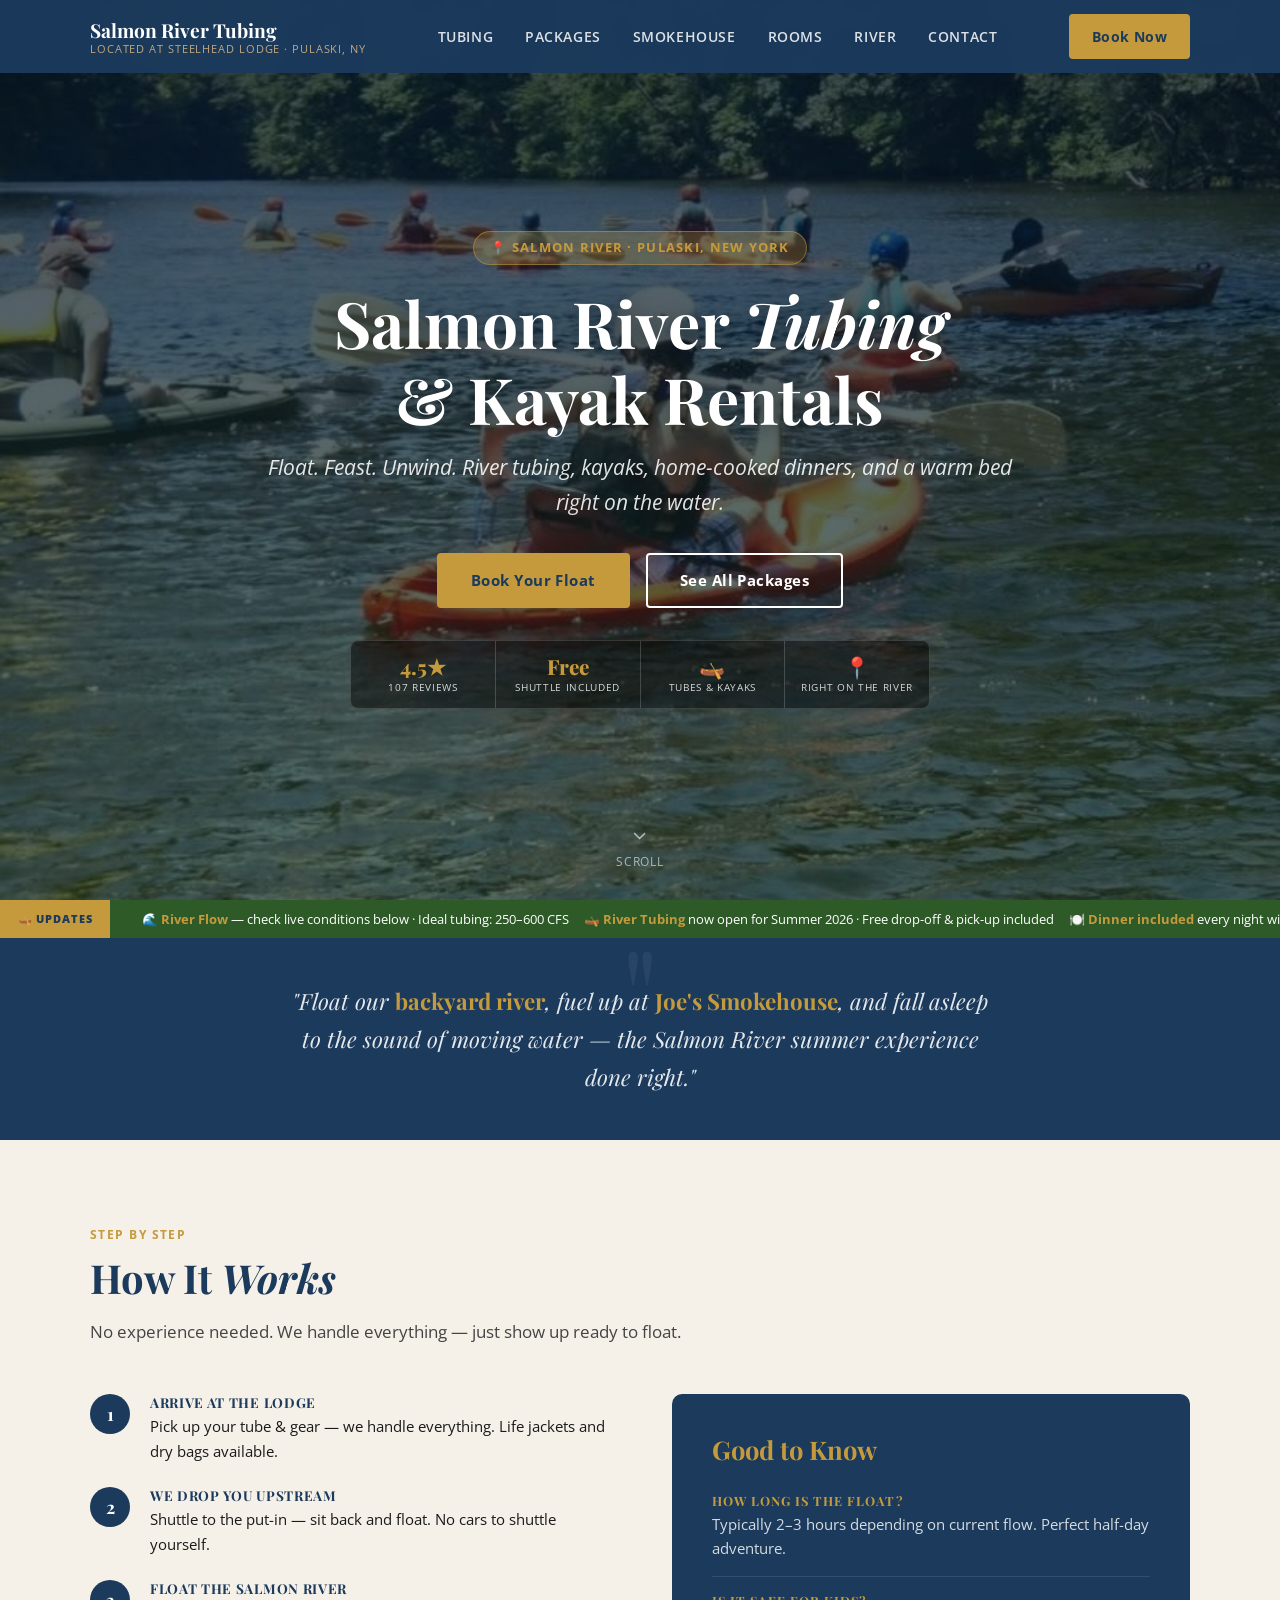
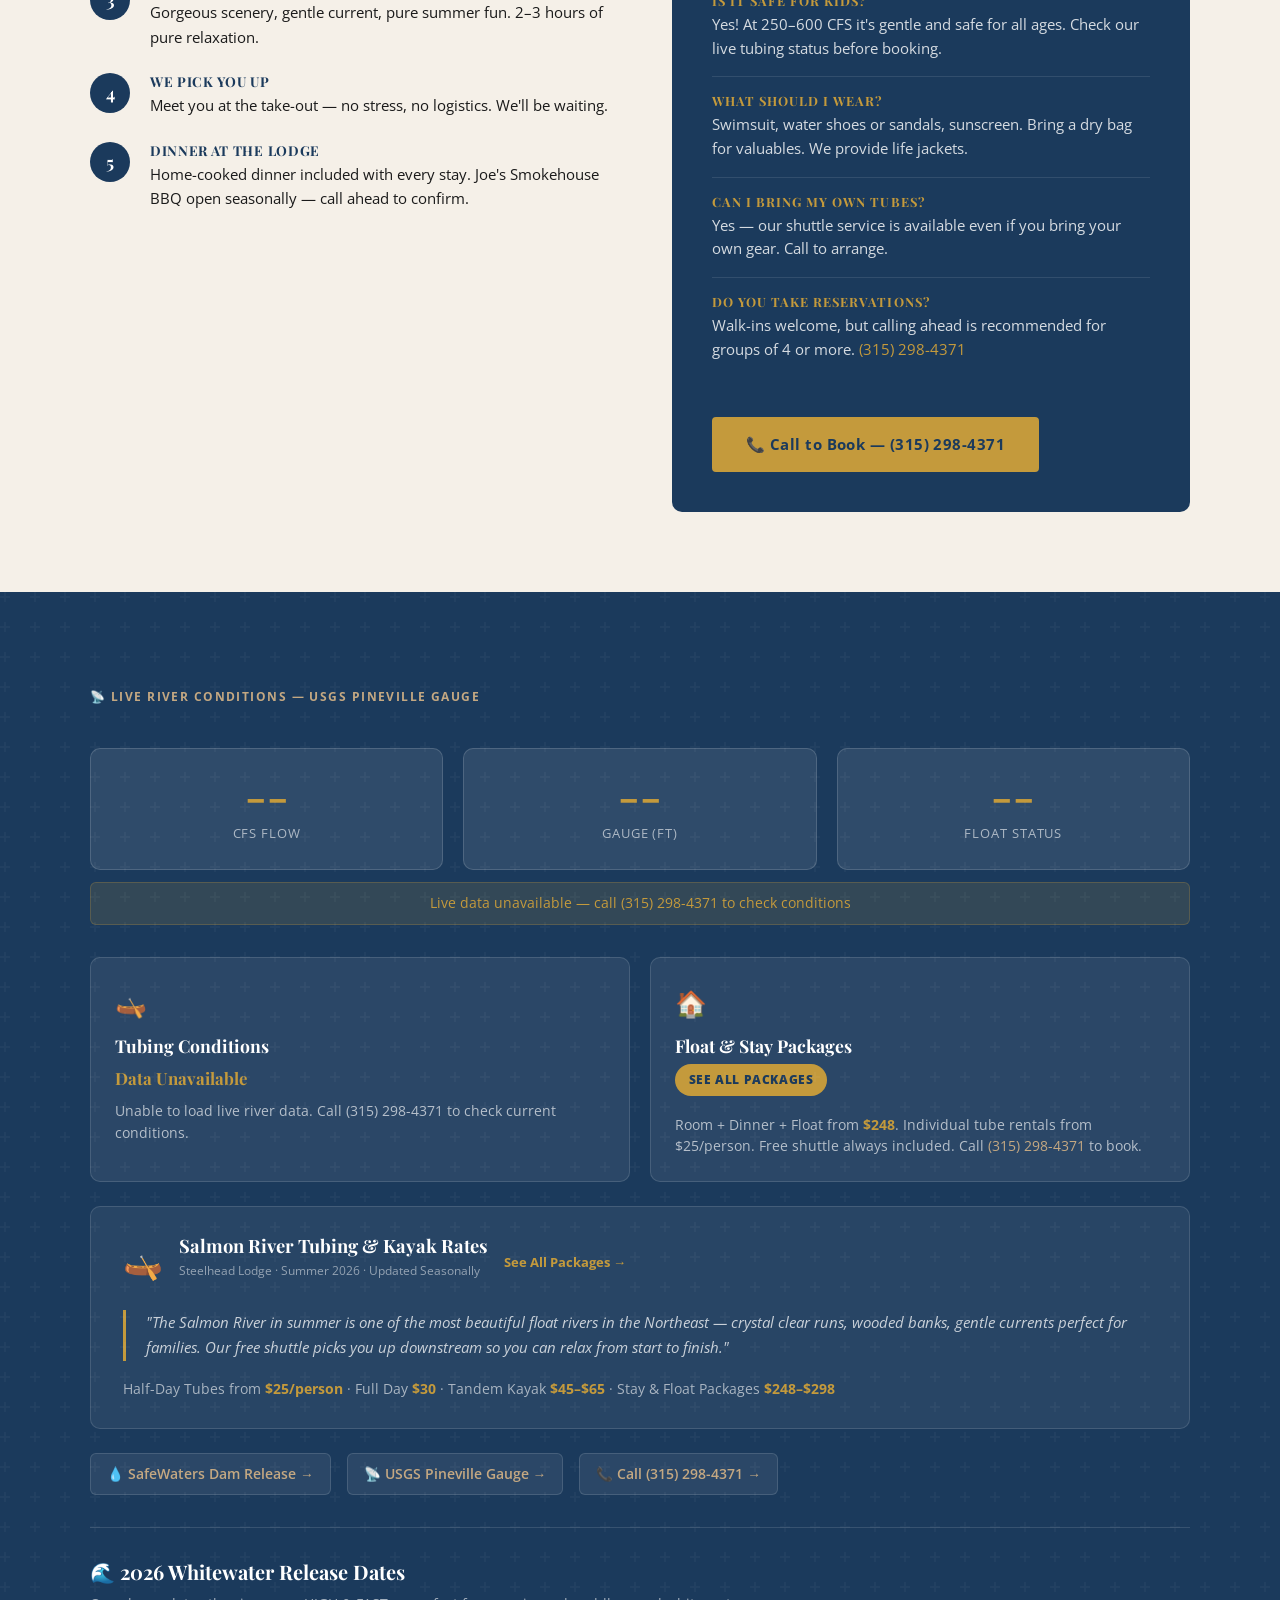
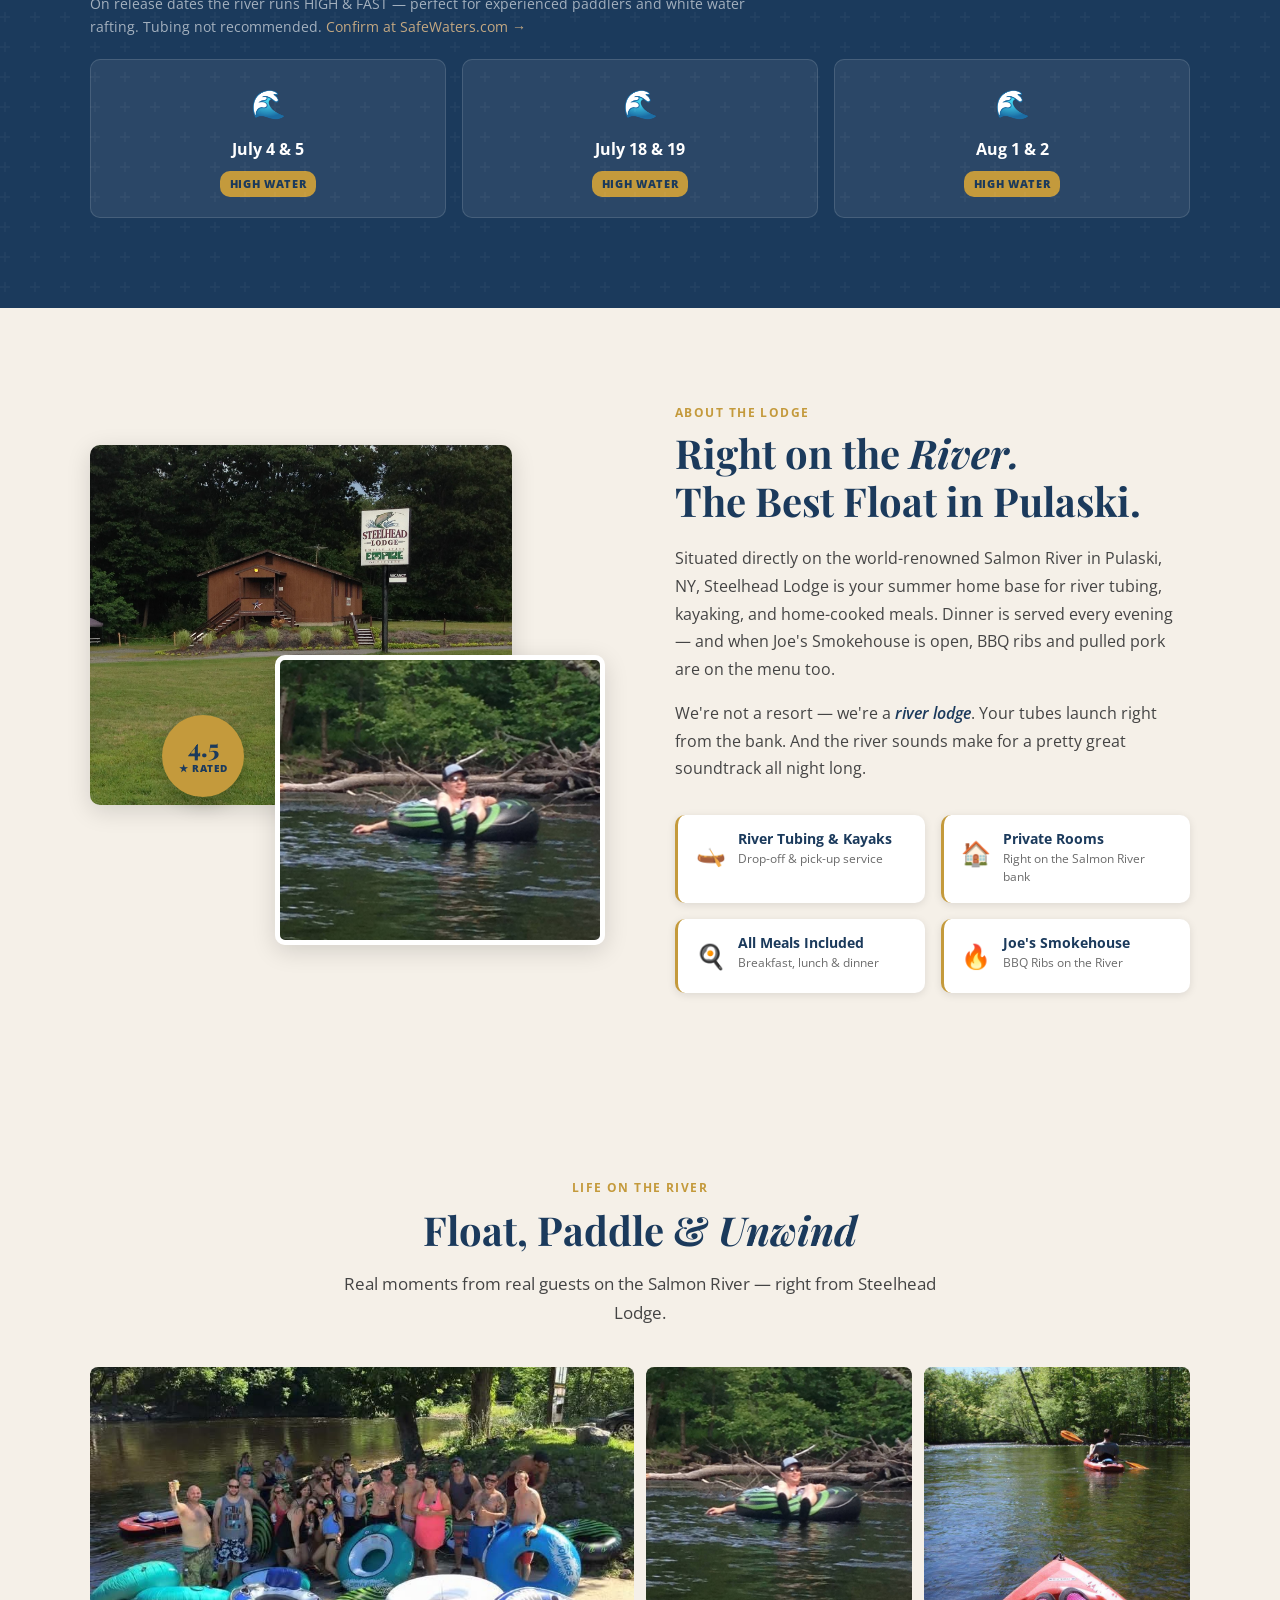
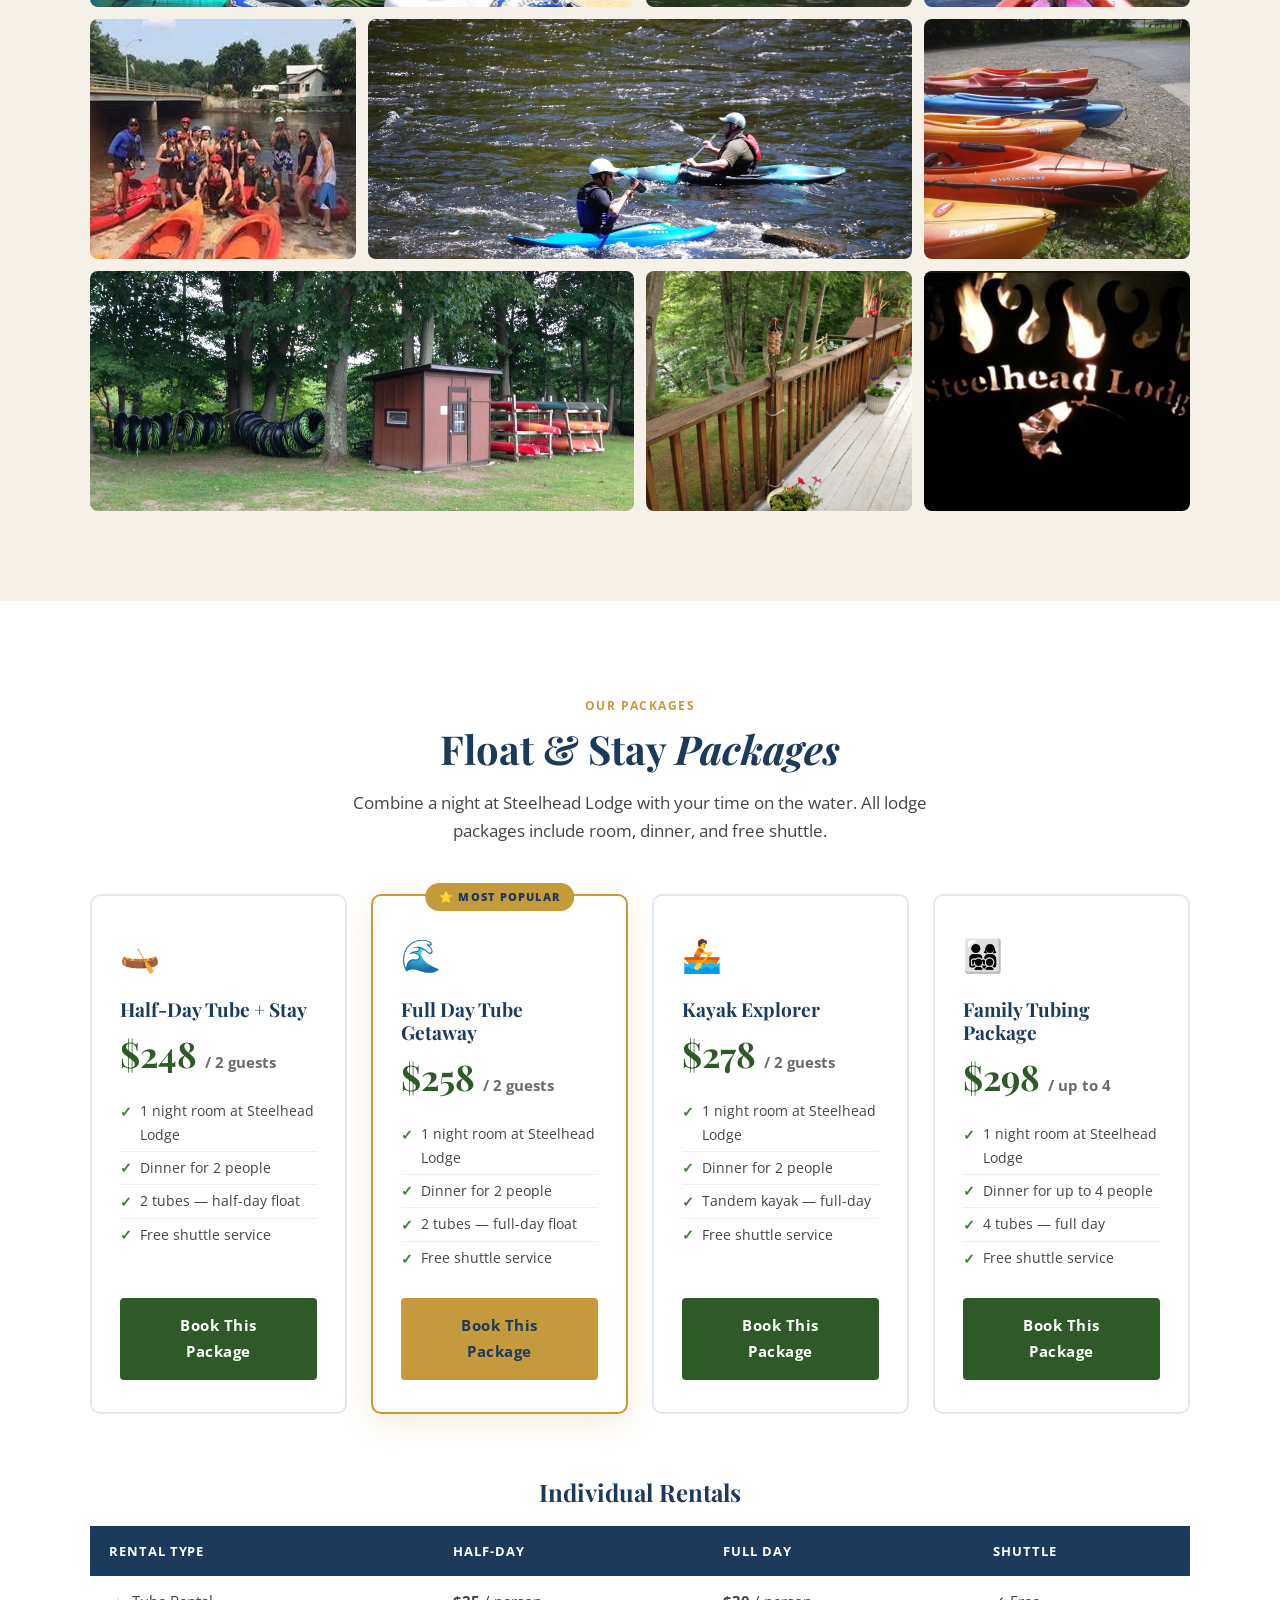
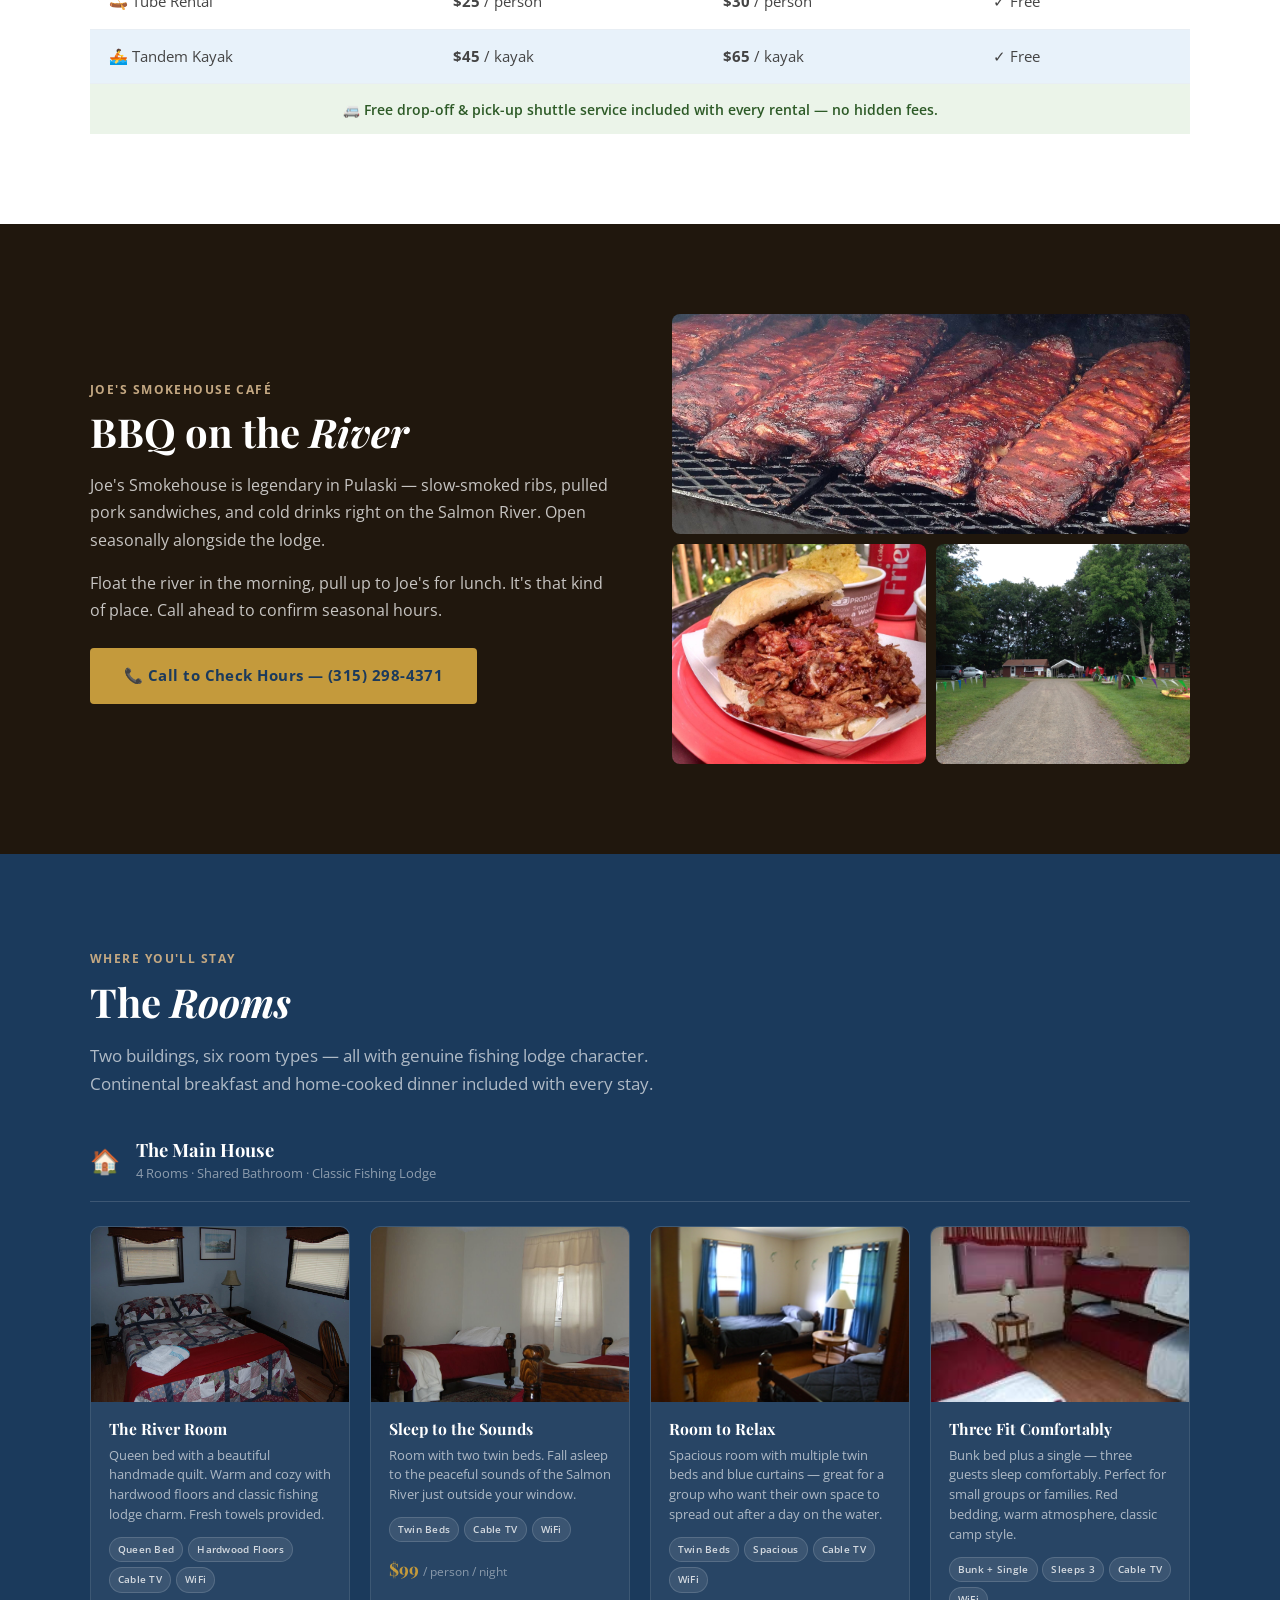
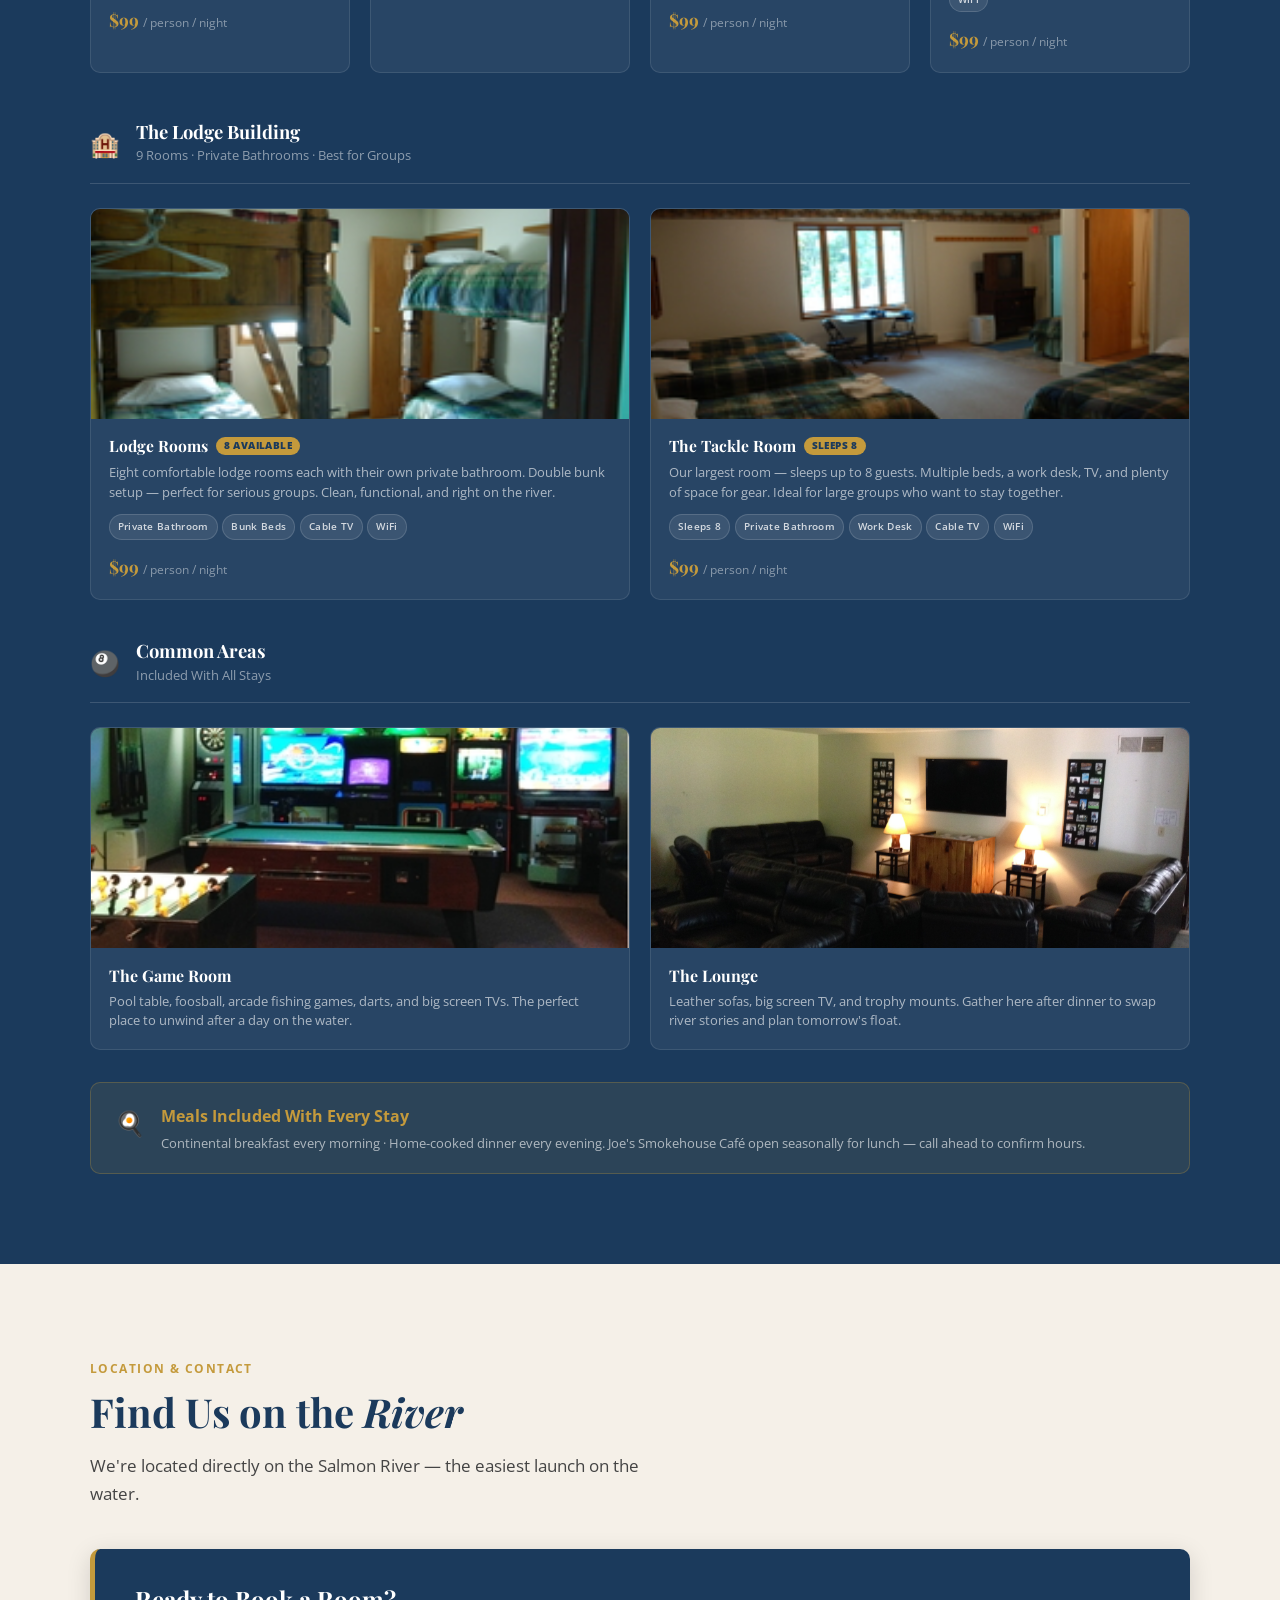
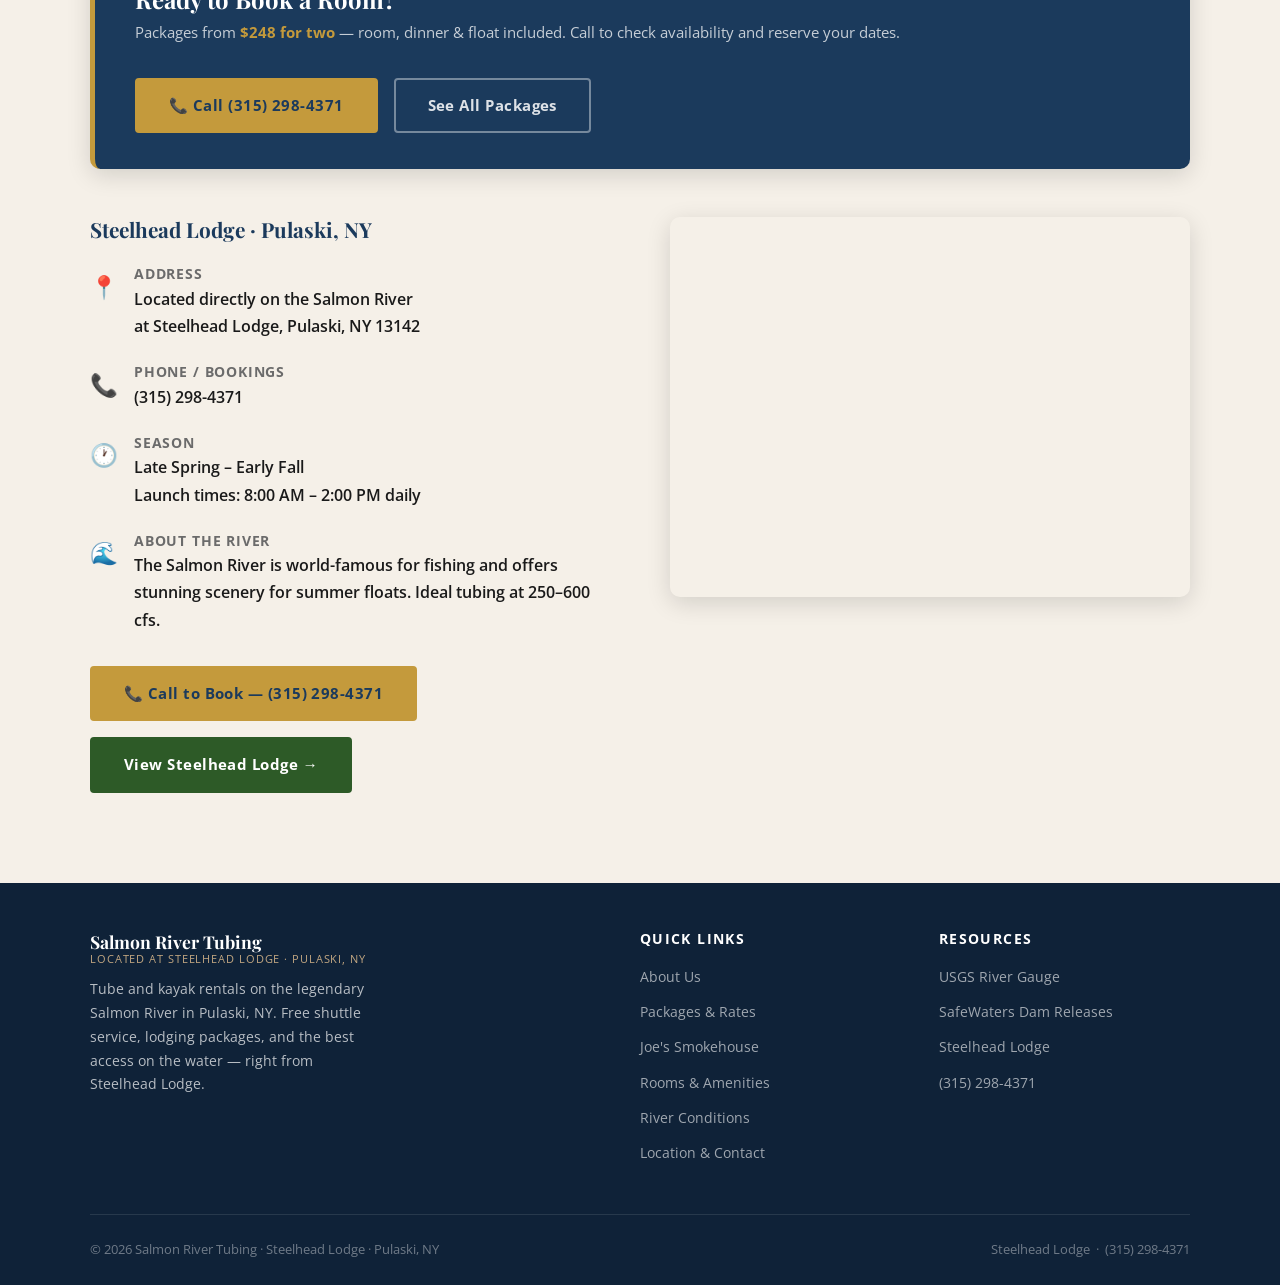
<file: index.html>
<!DOCTYPE html>
<html lang="en">
<head>
  <meta charset="UTF-8" />
  <meta name="viewport" content="width=device-width, initial-scale=1.0" />

  <!-- ====== SEO ====== -->
  <title>Salmon River Tubing &amp; Kayak Rentals | Pulaski NY | Steelhead Lodge</title>
  <meta name="description" content="Salmon River tubing and kayak rentals in Pulaski, NY — located directly at Steelhead Lodge. Free shuttle service, lodging packages, and expert local knowledge. Book your float today!" />
  <meta name="keywords" content="Salmon River tubing Pulaski, tubing near Pulaski NY, Salmon River kayak rental, river tubing Pulaski NY, kayak rental Pulaski, Steelhead Lodge tubing, Salmon River float trip, Oswego County tubing" />
  <link rel="canonical" href="https://salmonrivertubing.com/" />

  <!-- Open Graph -->
  <meta property="og:type" content="website" />
  <meta property="og:url" content="https://salmonrivertubing.com/" />
  <meta property="og:title" content="Salmon River Tubing &amp; Kayak Rentals | Pulaski NY" />
  <meta property="og:description" content="Float the legendary Salmon River from Steelhead Lodge. Tubes, kayaks, free shuttle, and lodging packages. Pulaski, NY." />
  <meta property="og:image" content="https://salmonrivertubing.com/images/og-hero.JPG" />

  <!-- Twitter Card -->
  <meta name="twitter:card" content="summary_large_image" />
  <meta name="twitter:title" content="Salmon River Tubing &amp; Kayak Rentals | Pulaski NY" />
  <meta name="twitter:description" content="Float the legendary Salmon River from Steelhead Lodge. Tubes, kayaks, free shuttle, and lodging packages." />

  <!-- Fonts -->
  <link rel="preconnect" href="https://fonts.googleapis.com" />
  <link rel="preconnect" href="https://fonts.gstatic.com" crossorigin />
  <link href="https://fonts.googleapis.com/css2?family=Playfair+Display:ital,wght@0,700;0,800;1,700&family=Open+Sans:wght@400;600;700&display=swap" rel="stylesheet" />

  <!-- Stylesheet -->
  <link rel="stylesheet" href="css/styles.css" />

  <!-- Structured Data -->
  <script type="application/ld+json">
  {
    "@context": "https://schema.org",
    "@type": "LocalBusiness",
    "name": "Salmon River Tubing & Kayak Rentals",
    "description": "River tubing and kayak rentals on the Salmon River in Pulaski, NY. Located at Steelhead Lodge.",
    "url": "https://salmonrivertubing.com",
    "telephone": "+13152984371",
    "address": {
      "@type": "PostalAddress",
      "streetAddress": "Steelhead Lodge, Salmon River",
      "addressLocality": "Pulaski",
      "addressRegion": "NY",
      "addressCountry": "US"
    },
    "sameAs": ["https://steelheadlodge.github.io/steelhead-lodge/"]
  }
  </script>
</head>
<body>

  <!-- ===================== NAV ===================== -->
  <nav class="site-nav" id="site-nav" aria-label="Main navigation">
    <div class="nav-inner">
      <a href="#home" class="nav-logo" aria-label="Salmon River Tubing home">
        Salmon River Tubing
        <span>Located at Steelhead Lodge · Pulaski, NY</span>
      </a>
      <button class="nav-toggle" id="nav-toggle" aria-label="Toggle navigation" aria-expanded="false">
        <span></span><span></span><span></span>
      </button>
      <ul class="nav-links" id="nav-links" role="list">
        <li><a href="#tubing">Tubing</a></li>
        <li><a href="#packages">Packages</a></li>
        <li><a href="#smokehouse">Smokehouse</a></li>
        <li><a href="#rooms">Rooms</a></li>
        <li><a href="#conditions">River</a></li>
        <li><a href="#contact">Contact</a></li>
      </ul>
      <div class="nav-cta">
        <a href="#contact" class="btn btn-primary">Book Now</a>
      </div>
    </div>
  </nav>

  <!-- ===================== HERO ===================== -->
  <section class="hero" id="home" aria-label="Hero — Salmon River Tubing">
    <div class="hero-content">
      <span class="hero-eyebrow">📍 Salmon River · Pulaski, New York</span>
      <h1>Salmon River <em>Tubing</em><br />&amp; Kayak Rentals</h1>
      <p class="hero-sub">Float. Feast. Unwind. River tubing, kayaks, home-cooked dinners, and a warm bed right on the water.</p>
      <div class="hero-ctas">
        <a href="#contact" class="btn btn-primary">Book Your Float</a>
        <a href="#packages" class="btn btn-outline">See All Packages</a>
      </div>
      <div class="hero-stats" aria-label="Highlights">
        <div class="hero-stat">
          <span class="stat-num">4.5★</span>
          <span class="stat-label">107 Reviews</span>
        </div>
        <div class="hero-stat">
          <span class="stat-num">Free</span>
          <span class="stat-label">Shuttle Included</span>
        </div>
        <div class="hero-stat">
          <span class="stat-num">🛶</span>
          <span class="stat-label">Tubes &amp; Kayaks</span>
        </div>
        <div class="hero-stat">
          <span class="stat-num">📍</span>
          <span class="stat-label">Right on the River</span>
        </div>
      </div>
    </div>
    <div class="hero-scroll" aria-hidden="true">
      <svg viewBox="0 0 24 24" fill="none" stroke="currentColor" stroke-width="2" stroke-linecap="round" stroke-linejoin="round"><polyline points="6 9 12 15 18 9"></polyline></svg>
      Scroll
    </div>
  </section>

  <!-- ===================== TICKER (after hero, matches fishing site) ===================== -->
  <div class="ticker-wrap" role="marquee" aria-label="Live updates">
    <div class="ticker-label">🛶 Updates</div>
    <div class="ticker-outer">
      <div class="ticker-inner">
        🌊 <strong>River Flow</strong> — check live conditions below · Ideal tubing: 250–600 CFS &nbsp;&nbsp;&nbsp; 🛶 <strong>River Tubing</strong> now open for Summer 2026 · Free drop-off &amp; pick-up included &nbsp;&nbsp;&nbsp; 🍽️ <strong>Dinner included</strong> every night with lodge stays · Joe's Smokehouse BBQ open seasonally &nbsp;&nbsp;&nbsp; 📅 <strong>Whitewater Releases</strong> July 4–5 · July 18–19 · Aug 1–2 — not for tubing &nbsp;&nbsp;&nbsp; 🏠 <strong>Stay &amp; Float Packages</strong> from $248 · Room + Dinner + Float &nbsp;&nbsp;&nbsp; 📞 Call <strong>(315) 298-4371</strong> to book your float today &nbsp;&nbsp;&nbsp; 🌊 <strong>River Flow</strong> — check live conditions below · Ideal tubing: 250–600 CFS &nbsp;&nbsp;&nbsp; 🛶 <strong>River Tubing</strong> now open for Summer 2026 · Free drop-off &amp; pick-up included &nbsp;&nbsp;&nbsp; 🍽️ <strong>Dinner included</strong> every night with lodge stays · Joe's Smokehouse BBQ open seasonally &nbsp;&nbsp;&nbsp; 📅 <strong>Whitewater Releases</strong> July 4–5 · July 18–19 · Aug 1–2 — not for tubing &nbsp;&nbsp;&nbsp; 🏠 <strong>Stay &amp; Float Packages</strong> from $248 · Room + Dinner + Float &nbsp;&nbsp;&nbsp; 📞 Call <strong>(315) 298-4371</strong> to book your float today &nbsp;&nbsp;&nbsp;
      </div>
    </div>
  </div>

  <!-- ===================== PULL QUOTE ===================== -->
  <div class="pull-quote-section">
    <div class="container">
      <blockquote class="pull-quote">"Float our <strong>backyard river</strong>, fuel up at <strong>Joe's Smokehouse</strong>, and fall asleep to the sound of moving water — the Salmon River summer experience done right."</blockquote>
    </div>
  </div>

  <!-- ===================== HOW IT WORKS ===================== -->
  <section class="how-it-works" id="tubing" aria-labelledby="how-title">
    <div class="container">
      <span class="section-label">Step by Step</span>
      <h2 class="section-title" id="how-title">How It <em>Works</em></h2>
      <p class="section-sub">No experience needed. We handle everything — just show up ready to float.</p>

      <div class="how-grid">
        <div class="how-steps">
          <div class="how-step">
            <div class="step-num">1</div>
            <div class="step-body">
              <h4>Arrive at the Lodge</h4>
              <p>Pick up your tube &amp; gear — we handle everything. Life jackets and dry bags available.</p>
            </div>
          </div>
          <div class="how-step">
            <div class="step-num">2</div>
            <div class="step-body">
              <h4>We Drop You Upstream</h4>
              <p>Shuttle to the put-in — sit back and float. No cars to shuttle yourself.</p>
            </div>
          </div>
          <div class="how-step">
            <div class="step-num">3</div>
            <div class="step-body">
              <h4>Float the Salmon River</h4>
              <p>Gorgeous scenery, gentle current, pure summer fun. 2–3 hours of pure relaxation.</p>
            </div>
          </div>
          <div class="how-step">
            <div class="step-num">4</div>
            <div class="step-body">
              <h4>We Pick You Up</h4>
              <p>Meet you at the take-out — no stress, no logistics. We'll be waiting.</p>
            </div>
          </div>
          <div class="how-step">
            <div class="step-num">5</div>
            <div class="step-body">
              <h4>Dinner at the Lodge</h4>
              <p>Home-cooked dinner included with every stay. Joe's Smokehouse BBQ open seasonally — call ahead to confirm.</p>
            </div>
          </div>
        </div>

        <div class="good-to-know">
          <h3>Good to Know</h3>
          <div class="gtk-item">
            <h4>How long is the float?</h4>
            <p>Typically 2–3 hours depending on current flow. Perfect half-day adventure.</p>
          </div>
          <div class="gtk-item">
            <h4>Is it safe for kids?</h4>
            <p>Yes! At 250–600 CFS it's gentle and safe for all ages. Check our live tubing status before booking.</p>
          </div>
          <div class="gtk-item">
            <h4>What should I wear?</h4>
            <p>Swimsuit, water shoes or sandals, sunscreen. Bring a dry bag for valuables. We provide life jackets.</p>
          </div>
          <div class="gtk-item">
            <h4>Can I bring my own tubes?</h4>
            <p>Yes — our shuttle service is available even if you bring your own gear. Call to arrange.</p>
          </div>
          <div class="gtk-item">
            <h4>Do you take reservations?</h4>
            <p>Walk-ins welcome, but calling ahead is recommended for groups of 4 or more. <a href="tel:3152984371">(315) 298-4371</a></p>
          </div>
          <a href="tel:3152984371" class="btn btn-primary" style="margin-top:1.5rem;">📞 Call to Book — (315) 298-4371</a>
        </div>
      </div>
    </div>
  </section>

  <!-- ===================== RIVER CONDITIONS ===================== -->
  <section class="conditions" id="conditions" aria-labelledby="conditions-title">
    <div class="container">

      <span class="section-label" style="color:var(--wood-light);">📡 Live River Conditions — USGS Pineville Gauge</span>

      <!-- 3 live stats -->
      <div class="live-stats-row">
        <div class="live-stat-box">
          <div class="live-num" id="flow-cfs">--</div>
          <div class="live-label">CFS Flow</div>
        </div>
        <div class="live-stat-box">
          <div class="live-num" id="flow-gauge">--</div>
          <div class="live-label">Gauge (ft)</div>
        </div>
        <div class="live-stat-box">
          <div class="live-num" id="flow-status-badge">--</div>
          <div class="live-label">Float Status</div>
        </div>
      </div>
      <div class="live-loading" id="flow-status" aria-live="polite">⏳ Loading live data from USGS…</div>

      <!-- 2 condition cards -->
      <div class="cond-cards">
        <div class="cond-card" id="tubing-cond-card">
          <span class="cond-icon" id="tubing-cond-icon">🛶</span>
          <h3>Tubing Conditions</h3>
          <div id="tubing-cond-status" class="cond-status-label">Loading…</div>
          <p id="tubing-cond-msg">Checking live river data…</p>
        </div>
        <div class="cond-card">
          <span class="cond-icon">🏠</span>
          <h3>Float &amp; Stay Packages</h3>
          <a href="#packages" class="cond-link">See All Packages</a>
          <p>Room + Dinner + Float from <strong style="color:var(--gold);">$248</strong>. Individual tube rentals from $25/person. Free shuttle always included. Call <a href="tel:3152984371">(315) 298-4371</a> to book.</p>
        </div>
      </div>

      <!-- Rates card (replaces fishing report) -->
      <div class="report-card">
        <div class="report-header">
          <span class="report-icon">🛶</span>
          <div>
            <h3>Salmon River Tubing &amp; Kayak Rates</h3>
            <p class="report-byline">Steelhead Lodge · Summer 2026 · Updated Seasonally</p>
          </div>
          <a href="#packages" class="report-link">See All Packages →</a>
        </div>
        <blockquote class="report-quote">"The Salmon River in summer is one of the most beautiful float rivers in the Northeast — crystal clear runs, wooded banks, gentle currents perfect for families. Our free shuttle picks you up downstream so you can relax from start to finish."</blockquote>
        <p class="report-meta">Half-Day Tubes from <strong>$25/person</strong> · Full Day <strong>$30</strong> · Tandem Kayak <strong>$45–$65</strong> · Stay &amp; Float Packages <strong>$248–$298</strong></p>
      </div>

      <!-- More resources -->
      <div class="conditions-resources">
        <a href="https://www.safewaters.com/facility/lighthouse-hill" target="_blank" rel="noopener">💧 SafeWaters Dam Release →</a>
        <a href="https://waterdata.usgs.gov/monitoring-location/USGS-04250200/" target="_blank" rel="noopener">📡 USGS Pineville Gauge →</a>
        <a href="tel:3152984371">📞 Call (315) 298-4371 →</a>
      </div>

      <!-- Whitewater release dates -->
      <div class="releases-section">
        <h3>🌊 2026 Whitewater Release Dates</h3>
        <p class="releases-sub">On release dates the river runs HIGH &amp; FAST — perfect for experienced paddlers and white water rafting. Tubing not recommended. <a href="https://www.safewaters.com/" target="_blank" rel="noopener">Confirm at SafeWaters.com →</a></p>
        <div class="release-boxes">
          <div class="release-box">
            <span>🌊</span>
            <strong>July 4 &amp; 5</strong>
            <span class="release-tag">High Water</span>
          </div>
          <div class="release-box">
            <span>🌊</span>
            <strong>July 18 &amp; 19</strong>
            <span class="release-tag">High Water</span>
          </div>
          <div class="release-box">
            <span>🌊</span>
            <strong>Aug 1 &amp; 2</strong>
            <span class="release-tag">High Water</span>
          </div>
        </div>
      </div>

    </div>
  </section>

  <!-- ===================== ABOUT ===================== -->
  <section class="about-lodge" id="tubing" aria-labelledby="about-title">
    <div class="container">
      <div class="about-grid">

        <!-- Photo stack (left) -->
        <div class="about-photo-wrap" aria-hidden="true">
          <div class="about-photo-main"   style="background-image:url('images/lodge2.jpg')"></div>
          <div class="about-photo-second" style="background-image:url('images/tubing-action.JPG')"></div>
          <div class="about-photo-badge">
            <strong>4.5</strong>
            <span>★ RATED</span>
          </div>
        </div>

        <!-- Text (right) -->
        <div class="about-text">
          <span class="section-label">About the Lodge</span>
          <h2 class="section-title" id="about-title">Right on the <em>River.</em><br />The Best Float in Pulaski.</h2>
          <div class="about-body">
            <p>Situated directly on the world-renowned Salmon River in Pulaski, NY, Steelhead Lodge is your summer home base for river tubing, kayaking, and home-cooked meals. Dinner is served every evening — and when Joe's Smokehouse is open, BBQ ribs and pulled pork are on the menu too.</p>
            <p>We're not a resort — we're a <em>river lodge</em>. Your tubes launch right from the bank. And the river sounds make for a pretty great soundtrack all night long.</p>
          </div>
          <div class="about-features">
            <div class="about-feature">
              <span class="about-icon">🛶</span>
              <div>
                <h4>River Tubing &amp; Kayaks</h4>
                <p>Drop-off &amp; pick-up service</p>
              </div>
            </div>
            <div class="about-feature">
              <span class="about-icon">🏠</span>
              <div>
                <h4>Private Rooms</h4>
                <p>Right on the Salmon River bank</p>
              </div>
            </div>
            <div class="about-feature">
              <span class="about-icon">🍳</span>
              <div>
                <h4>All Meals Included</h4>
                <p>Breakfast, lunch &amp; dinner</p>
              </div>
            </div>
            <div class="about-feature">
              <span class="about-icon">🔥</span>
              <div>
                <h4>Joe's Smokehouse</h4>
                <p>BBQ Ribs on the River</p>
              </div>
            </div>
          </div>
        </div>

      </div>
    </div>
  </section>

  <!-- ===================== PHOTO GALLERY ===================== -->
  <section class="lodge-experience" id="gallery" aria-label="Photo gallery">
    <div class="container">
      <div style="text-align:center;margin-bottom:2.5rem;">
        <span class="section-label">Life on the River</span>
        <h2 class="section-title">Float, Paddle &amp; <em>Unwind</em></h2>
        <p class="section-sub" style="margin:0 auto;">Real moments from real guests on the Salmon River — right from Steelhead Lodge.</p>
      </div>
      <div class="gallery-grid">

        <!-- Row 1 -->
        <div class="gallery-item gallery-wide"
             style="background-image:url('images/og-hero.JPG');background-position:center 35%;">
          <div class="gallery-caption">A great day on the Salmon River</div>
        </div>
        <div class="gallery-item"
             style="background-image:url('images/tubing-action.JPG');">
          <div class="gallery-caption">Floating the river</div>
        </div>
        <div class="gallery-item"
             style="background-image:url('images/tubing-action1.JPG');background-position:center 30%;">
          <div class="gallery-caption">Kayaking the Salmon River</div>
        </div>

        <!-- Row 2 -->
        <div class="gallery-item"
             style="background-image:url('images/8.JPG');">
          <div class="gallery-caption">Kayak group launch</div>
        </div>
        <div class="gallery-item gallery-wide"
             style="background-image:url('images/7.JPG');background-position:center 30%;">
          <div class="gallery-caption">Whitewater on release days</div>
        </div>
        <div class="gallery-item"
             style="background-image:url('images/6.JPG');">
          <div class="gallery-caption">Kayak fleet — ready to rent</div>
        </div>

        <!-- Row 3 -->
        <div class="gallery-item gallery-wide"
             style="background-image:url('images/11.jpeg');">
          <div class="gallery-caption">Tubes &amp; kayaks — Steelhead Lodge</div>
        </div>
        <div class="gallery-item"
             style="background-image:url('images/IMG_1796.JPG');">
          <div class="gallery-caption">The deck overlooking the river</div>
        </div>
        <div class="gallery-item"
             style="background-image:url('images/z.jpg');background-position:center;">
          <div class="gallery-caption">Steelhead Lodge</div>
        </div>

      </div>
    </div>
  </section>

  <!-- ===================== PACKAGES ===================== -->
  <section class="packages" id="packages" aria-labelledby="packages-title">
    <div class="container">
      <div class="packages-header">
        <span class="section-label">Our Packages</span>
        <h2 class="section-title" id="packages-title">Float &amp; Stay <em>Packages</em></h2>
        <p class="section-sub">Combine a night at Steelhead Lodge with your time on the water. All lodge packages include room, dinner, and free shuttle.</p>
      </div>

      <div class="cards-grid" role="list">

        <article class="card" role="listitem" aria-label="Half-Day Tube + Stay package">
          <div class="card-icon" aria-hidden="true">🛶</div>
          <h3>Half-Day Tube + Stay</h3>
          <div class="card-price">$248 <span>/ 2 guests</span></div>
          <ul class="card-includes" aria-label="Package includes">
            <li>1 night room at Steelhead Lodge</li>
            <li>Dinner for 2 people</li>
            <li>2 tubes — half-day float</li>
            <li>Free shuttle service</li>
          </ul>
          <a href="tel:3152984371" class="btn btn-green">Book This Package</a>
        </article>

        <article class="card featured" role="listitem" aria-label="Full Day Tube Getaway — Most Popular">
          <span class="card-badge">⭐ Most Popular</span>
          <div class="card-icon" aria-hidden="true">🌊</div>
          <h3>Full Day Tube Getaway</h3>
          <div class="card-price">$258 <span>/ 2 guests</span></div>
          <ul class="card-includes" aria-label="Package includes">
            <li>1 night room at Steelhead Lodge</li>
            <li>Dinner for 2 people</li>
            <li>2 tubes — full-day float</li>
            <li>Free shuttle service</li>
          </ul>
          <a href="tel:3152984371" class="btn btn-primary">Book This Package</a>
        </article>

        <article class="card" role="listitem" aria-label="Kayak Explorer package">
          <div class="card-icon" aria-hidden="true">🚣</div>
          <h3>Kayak Explorer</h3>
          <div class="card-price">$278 <span>/ 2 guests</span></div>
          <ul class="card-includes" aria-label="Package includes">
            <li>1 night room at Steelhead Lodge</li>
            <li>Dinner for 2 people</li>
            <li>Tandem kayak — full-day</li>
            <li>Free shuttle service</li>
          </ul>
          <a href="tel:3152984371" class="btn btn-green">Book This Package</a>
        </article>

        <article class="card" role="listitem" aria-label="Family Tubing Package">
          <div class="card-icon" aria-hidden="true">👨‍👩‍👧‍👦</div>
          <h3>Family Tubing Package</h3>
          <div class="card-price">$298 <span>/ up to 4</span></div>
          <ul class="card-includes" aria-label="Package includes">
            <li>1 night room at Steelhead Lodge</li>
            <li>Dinner for up to 4 people</li>
            <li>4 tubes — full day</li>
            <li>Free shuttle service</li>
          </ul>
          <a href="tel:3152984371" class="btn btn-green">Book This Package</a>
        </article>

      </div>

      <div class="rentals-section">
        <h3>Individual Rentals</h3>
        <div class="rentals-table-wrap" role="region" aria-label="Individual rental prices" tabindex="0">
          <table class="rentals-table">
            <thead>
              <tr>
                <th scope="col">Rental Type</th>
                <th scope="col">Half-Day</th>
                <th scope="col">Full Day</th>
                <th scope="col">Shuttle</th>
              </tr>
            </thead>
            <tbody>
              <tr>
                <td>🛶 Tube Rental</td>
                <td><strong>$25</strong> / person</td>
                <td><strong>$30</strong> / person</td>
                <td>✓ Free</td>
              </tr>
              <tr>
                <td>🚣 Tandem Kayak</td>
                <td><strong>$45</strong> / kayak</td>
                <td><strong>$65</strong> / kayak</td>
                <td>✓ Free</td>
              </tr>
              <tr>
                <td colspan="4" class="shuttle-note">
                  🚐 Free drop-off &amp; pick-up shuttle service included with every rental — no hidden fees.
                </td>
              </tr>
            </tbody>
          </table>
        </div>
      </div>

    </div>
  </section>

  <!-- ===================== SMOKEHOUSE ===================== -->
  <section class="smokehouse" id="smokehouse" aria-labelledby="smokehouse-title">
    <div class="container">
      <div class="smokehouse-inner">
        <div class="smokehouse-text">
          <span class="section-label" style="color:var(--wood-light);">Joe's Smokehouse Café</span>
          <h2 class="section-title" id="smokehouse-title" style="color:var(--white);">BBQ on the <em>River</em></h2>
          <p style="color:rgba(255,255,255,.75);margin-bottom:1rem;">Joe's Smokehouse is legendary in Pulaski — slow-smoked ribs, pulled pork sandwiches, and cold drinks right on the Salmon River. Open seasonally alongside the lodge.</p>
          <p style="color:rgba(255,255,255,.75);margin-bottom:1.5rem;">Float the river in the morning, pull up to Joe's for lunch. It's that kind of place. Call ahead to confirm seasonal hours.</p>
          <a href="tel:3152984371" class="btn btn-primary">📞 Call to Check Hours — (315) 298-4371</a>
        </div>
        <div class="smokehouse-gallery">
          <div class="smoke-photo smoke-wide" style="background-image:url('images/IMG_9979.JPG')"></div>
          <div class="smoke-photo" style="background-image:url('images/pork.jpg')"></div>
          <div class="smoke-photo" style="background-image:url('images/IMG_1768.JPG')"></div>
        </div>
      </div>
    </div>
  </section>

  <!-- ===================== ROOMS ===================== -->
  <section class="rooms" id="rooms" aria-labelledby="rooms-title">
    <div class="container">
      <span class="section-label" style="color:var(--wood-light);">Where You'll Stay</span>
      <h2 class="section-title" id="rooms-title" style="color:var(--white);">The <em>Rooms</em></h2>
      <p class="section-sub" style="color:rgba(255,255,255,.65);">Two buildings, six room types — all with genuine fishing lodge character. Continental breakfast and home-cooked dinner included with every stay.</p>

      <!-- Main House -->
      <div class="building-header">
        <span class="building-icon">🏠</span>
        <div>
          <h3>The Main House</h3>
          <p>4 Rooms · Shared Bathroom · Classic Fishing Lodge</p>
        </div>
      </div>

      <div class="rooms-grid">

        <article class="room-card">
          <div class="room-photo" style="background-image:url('images/IMG_9973.JPG')"></div>
          <div class="room-body">
            <h4>The River Room</h4>
            <p>Queen bed with a beautiful handmade quilt. Warm and cozy with hardwood floors and classic fishing lodge charm. Fresh towels provided.</p>
            <div class="room-tags">
              <span>Queen Bed</span><span>Hardwood Floors</span><span>Cable TV</span><span>WiFi</span>
            </div>
            <div class="room-price">$99 <span>/ person / night</span></div>
          </div>
        </article>

        <article class="room-card">
          <div class="room-photo" style="background-image:url('images/IMG_9975.JPG')"></div>
          <div class="room-body">
            <h4>Sleep to the Sounds</h4>
            <p>Room with two twin beds. Fall asleep to the peaceful sounds of the Salmon River just outside your window.</p>
            <div class="room-tags">
              <span>Twin Beds</span><span>Cable TV</span><span>WiFi</span>
            </div>
            <div class="room-price">$99 <span>/ person / night</span></div>
          </div>
        </article>

        <article class="room-card">
          <div class="room-photo" style="background-image:url('images/roomtorelax.jpeg')"></div>
          <div class="room-body">
            <h4>Room to Relax</h4>
            <p>Spacious room with multiple twin beds and blue curtains — great for a group who want their own space to spread out after a day on the water.</p>
            <div class="room-tags">
              <span>Twin Beds</span><span>Spacious</span><span>Cable TV</span><span>WiFi</span>
            </div>
            <div class="room-price">$99 <span>/ person / night</span></div>
          </div>
        </article>

        <article class="room-card">
          <div class="room-photo" style="background-image:url('images/IMG_9974.JPG')"></div>
          <div class="room-body">
            <h4>Three Fit Comfortably</h4>
            <p>Bunk bed plus a single — three guests sleep comfortably. Perfect for small groups or families. Red bedding, warm atmosphere, classic camp style.</p>
            <div class="room-tags">
              <span>Bunk + Single</span><span>Sleeps 3</span><span>Cable TV</span><span>WiFi</span>
            </div>
            <div class="room-price">$99 <span>/ person / night</span></div>
          </div>
        </article>

      </div>

      <!-- Lodge Building -->
      <div class="building-header" style="margin-top:3rem;">
        <span class="building-icon">🏨</span>
        <div>
          <h3>The Lodge Building</h3>
          <p>9 Rooms · Private Bathrooms · Best for Groups</p>
        </div>
      </div>

      <div class="rooms-grid">

        <article class="room-card room-card-wide">
          <div class="room-photo" style="background-image:url('images/lodgerooms.jpeg')"></div>
          <div class="room-body">
            <h4>Lodge Rooms <span class="avail-badge">8 Available</span></h4>
            <p>Eight comfortable lodge rooms each with their own private bathroom. Double bunk setup — perfect for serious groups. Clean, functional, and right on the river.</p>
            <div class="room-tags">
              <span>Private Bathroom</span><span>Bunk Beds</span><span>Cable TV</span><span>WiFi</span>
            </div>
            <div class="room-price">$99 <span>/ person / night</span></div>
          </div>
        </article>

        <article class="room-card room-card-wide">
          <div class="room-photo" style="background-image:url('images/tackleroom.jpeg')"></div>
          <div class="room-body">
            <h4>The Tackle Room <span class="avail-badge">Sleeps 8</span></h4>
            <p>Our largest room — sleeps up to 8 guests. Multiple beds, a work desk, TV, and plenty of space for gear. Ideal for large groups who want to stay together.</p>
            <div class="room-tags">
              <span>Sleeps 8</span><span>Private Bathroom</span><span>Work Desk</span><span>Cable TV</span><span>WiFi</span>
            </div>
            <div class="room-price">$99 <span>/ person / night</span></div>
          </div>
        </article>

      </div>

      <!-- Common Areas -->
      <div class="common-areas">
        <div class="building-header">
          <span class="building-icon">🎱</span>
          <div>
            <h3>Common Areas</h3>
            <p>Included With All Stays</p>
          </div>
        </div>
        <div class="common-grid">
          <div class="common-card">
            <div class="common-photo" style="background-image:url('images/gameroom.jpg')"></div>
            <div class="common-body">
              <h4>The Game Room</h4>
              <p>Pool table, foosball, arcade fishing games, darts, and big screen TVs. The perfect place to unwind after a day on the water.</p>
            </div>
          </div>
          <div class="common-card">
            <div class="common-photo" style="background-image:url('images/IMG_1695.JPG')"></div>
            <div class="common-body">
              <h4>The Lounge</h4>
              <p>Leather sofas, big screen TV, and trophy mounts. Gather here after dinner to swap river stories and plan tomorrow's float.</p>
            </div>
          </div>
        </div>
      </div>

      <!-- Meals Callout -->
      <div class="meals-callout">
        <span>🍳</span>
        <div>
          <strong>Meals Included With Every Stay</strong>
          <p>Continental breakfast every morning · Home-cooked dinner every evening. Joe's Smokehouse Café open seasonally for lunch — call ahead to confirm hours.</p>
        </div>
      </div>

    </div>
  </section>

  <!-- ===================== CONTACT ===================== -->
  <section class="contact" id="contact" aria-labelledby="contact-title">
    <div class="container">
      <span class="section-label">Location &amp; Contact</span>
      <h2 class="section-title" id="contact-title">Find Us on the <em>River</em></h2>
      <p class="section-sub">We're located directly on the Salmon River — the easiest launch on the water.</p>

      <!-- Book a Room panel -->
      <div class="book-panel">
        <div class="book-panel-text">
          <h3>Ready to Book a Room?</h3>
          <p>Packages from <strong>$248 for two</strong> — room, dinner &amp; float included. Call to check availability and reserve your dates.</p>
        </div>
        <div class="book-panel-ctas">
          <a href="tel:3152984371" class="btn btn-primary">📞 Call (315) 298-4371</a>
          <a href="#packages" class="btn btn-outline-dark">See All Packages</a>
        </div>
      </div>

      <div class="contact-grid">

        <div class="contact-details">
          <h3>Steelhead Lodge · Pulaski, NY</h3>

          <div class="contact-item">
            <span class="ci-icon" aria-hidden="true">📍</span>
            <div>
              <h4>Address</h4>
              <p>Located directly on the Salmon River<br />at Steelhead Lodge, Pulaski, NY 13142</p>
            </div>
          </div>

          <div class="contact-item">
            <span class="ci-icon" aria-hidden="true">📞</span>
            <div>
              <h4>Phone / Bookings</h4>
              <a href="tel:3152984371">(315) 298-4371</a>
            </div>
          </div>

          <div class="contact-item">
            <span class="ci-icon" aria-hidden="true">🕐</span>
            <div>
              <h4>Season</h4>
              <p>Late Spring – Early Fall<br />Launch times: 8:00 AM – 2:00 PM daily</p>
            </div>
          </div>

          <div class="contact-item">
            <span class="ci-icon" aria-hidden="true">🌊</span>
            <div>
              <h4>About the River</h4>
              <p>The Salmon River is world-famous for fishing and offers stunning scenery for summer floats. Ideal tubing at 250–600 cfs.</p>
            </div>
          </div>

          <div class="contact-ctas">
            <a href="tel:3152984371" class="btn btn-primary">📞 Call to Book — (315) 298-4371</a>
            <a href="https://steelheadlodge.github.io/steelhead-lodge/" target="_blank" rel="noopener" class="btn btn-green">View Steelhead Lodge →</a>
          </div>
        </div>

        <div class="map-embed" style="padding:0;background:none;">
          <iframe
            src="https://www.google.com/maps/embed?pb=!1m18!1m12!1m3!1d2892.4577984654816!2d-76.07085282351501!3d43.53449817110803!2m3!1f0!2f0!3f0!3m2!1i1024!2i768!4f13.1!3m3!1m2!1s0x89d9b54615f62527%3A0xcdc07bd663bc68b1!2sSteelhead%20Lodge%20and%20Joe&#39;s%20Smokehouse!5e0!3m2!1sen!2sus!4v1778632967261!5m2!1sen!2sus"
            width="100%" height="400"
            style="border:0;border-radius:10px;display:block;"
            allowfullscreen="" loading="lazy"
            referrerpolicy="no-referrer-when-downgrade"
            title="Steelhead Lodge on Google Maps"
          ></iframe>
        </div>

      </div>
    </div>
  </section>

  <!-- ===================== FOOTER ===================== -->
  <footer class="footer" role="contentinfo">
    <div class="container">
      <div class="footer-inner">
        <div class="footer-brand">
          <div class="nav-logo">
            Salmon River Tubing
            <span>Located at Steelhead Lodge · Pulaski, NY</span>
          </div>
          <p>Tube and kayak rentals on the legendary Salmon River in Pulaski, NY. Free shuttle service, lodging packages, and the best access on the water — right from Steelhead Lodge.</p>
        </div>
        <div class="footer-col">
          <h4>Quick Links</h4>
          <ul>
            <li><a href="#tubing">About Us</a></li>
            <li><a href="#packages">Packages &amp; Rates</a></li>
            <li><a href="#smokehouse">Joe's Smokehouse</a></li>
            <li><a href="#rooms">Rooms &amp; Amenities</a></li>
            <li><a href="#conditions">River Conditions</a></li>
            <li><a href="#contact">Location &amp; Contact</a></li>
          </ul>
        </div>
        <div class="footer-col">
          <h4>Resources</h4>
          <ul>
            <li><a href="https://waterdata.usgs.gov/monitoring-location/USGS-04250200/" target="_blank" rel="noopener">USGS River Gauge</a></li>
            <li><a href="https://www.safewaters.com/facility/lighthouse-hill" target="_blank" rel="noopener">SafeWaters Dam Releases</a></li>
            <li><a href="https://steelheadlodge.github.io/steelhead-lodge/" target="_blank" rel="noopener">Steelhead Lodge</a></li>
            <li><a href="tel:3152984371">(315) 298-4371</a></li>
          </ul>
        </div>
      </div>
      <div class="footer-bottom">
        <span>&copy; 2026 Salmon River Tubing · Steelhead Lodge · Pulaski, NY</span>
        <span>
          <a href="https://steelheadlodge.github.io/steelhead-lodge/" target="_blank" rel="noopener">Steelhead Lodge</a>
          &nbsp;·&nbsp;
          <a href="tel:3152984371">(315) 298-4371</a>
        </span>
      </div>
    </div>
  </footer>

  <!-- ===================== SCRIPTS ===================== -->
  <script>
    // ── Mobile nav toggle ──
    const toggle = document.getElementById('nav-toggle');
    const navLinks = document.getElementById('nav-links');
    toggle.addEventListener('click', () => {
      const open = navLinks.classList.toggle('open');
      toggle.setAttribute('aria-expanded', open);
    });
    navLinks.querySelectorAll('a').forEach(a => {
      a.addEventListener('click', () => {
        navLinks.classList.remove('open');
        toggle.setAttribute('aria-expanded', 'false');
      });
    });

    // ── Sticky nav shadow ──
    window.addEventListener('scroll', () => {
      document.getElementById('site-nav').classList.toggle('scrolled', window.scrollY > 50);
    });

    // ── Live USGS River Flow ──
    async function fetchFlow() {
      const elCfs   = document.getElementById('flow-cfs');
      const elGauge = document.getElementById('flow-gauge');
      const elBadge = document.getElementById('flow-status-badge');
      const elSt    = document.getElementById('flow-status');
      const elCard  = document.getElementById('tubing-cond-card');
      const elCardIcon = document.getElementById('tubing-cond-icon');
      const elCardStatus = document.getElementById('tubing-cond-status');
      const elCardMsg = document.getElementById('tubing-cond-msg');

      // Helper: pull the most-recent non-missing value from a USGS IV response
      function getLatest(data) {
        try {
          const vals = data.value.timeSeries[0].values[0].value;
          // Walk from the end to find the first valid reading
          for (let i = vals.length - 1; i >= 0; i--) {
            const v = parseFloat(vals[i].value);
            if (!isNaN(v) && v !== -999999) return v;
          }
        } catch { /* fall through */ }
        return null;
      }

      const BASE = 'https://waterservices.usgs.gov/nwis/iv/?sites=04250200&period=PT2H&format=json&parameterCd=';

      try {
        const [resCfs, resGauge] = await Promise.all([
          fetch(BASE + '00060'),   // discharge CFS
          fetch(BASE + '00065')    // gauge height ft
        ]);

        const [dataCfs, dataGauge] = await Promise.all([
          resCfs.json(), resGauge.json()
        ]);

        const cfs   = getLatest(dataCfs);
        const gauge = getLatest(dataGauge);

        elCfs.textContent   = cfs   !== null ? Math.round(cfs).toLocaleString() : '--';
        elGauge.textContent = gauge !== null ? gauge.toFixed(1)                 : '--';

        if (cfs === null) {
          elBadge.textContent = '?';
          elBadge.style.fontSize = '1.6rem';
          elSt.textContent = 'Live data unavailable — call (315) 298-4371 to check conditions';
          elSt.className   = 'live-loading status-warn';
          elCardIcon.textContent = '❓';
          elCardStatus.textContent = 'Data Unavailable';
          elCardStatus.style.color = 'var(--gold)';
          elCardMsg.textContent = 'Unable to load live river data. Call us at (315) 298-4371 to check current conditions.';
          elCard.style.borderColor = 'rgba(196,154,60,.4)';
        } else if (cfs < 150) {
          elBadge.textContent = 'LOW';
          elBadge.style.color = 'var(--gold)';
          elSt.textContent = '⚠ Low Flow — May be too shallow for tubing';
          elSt.className   = 'live-loading status-warn';
          elCardIcon.textContent = '⚠️';
          elCardStatus.textContent = 'Low Water — May Be Too Shallow';
          elCardStatus.style.color = 'var(--gold)';
          elCardMsg.textContent = 'Flow at ' + Math.round(cfs).toLocaleString() + ' CFS. River is running low — tubing may not be possible in some sections. Call us to check: (315) 298-4371.';
          elCard.style.borderColor = 'rgba(196,154,60,.4)';
        } else if (cfs <= 600) {
          elBadge.textContent = 'GOOD';
          elBadge.style.color = '#4caf50';
          elSt.textContent = '✅ Great Tubing Conditions! (' + Math.round(cfs).toLocaleString() + ' CFS)';
          elSt.className   = 'live-loading status-good';
          elCardIcon.textContent = '✅';
          elCardStatus.textContent = 'Great Conditions — Float Day!';
          elCardStatus.style.color = '#4caf50';
          elCardMsg.textContent = 'Flow at ' + Math.round(cfs).toLocaleString() + ' CFS. River is running at ideal levels for tubing and kayaking. Book your float today — call (315) 298-4371.';
          elCard.style.borderColor = 'rgba(76,175,80,.4)';
        } else {
          elBadge.textContent = 'HIGH';
          elBadge.style.color = '#e57373';
          elSt.textContent = '⚠ High Flow — Use Caution · Check release schedule below';
          elSt.className   = 'live-loading status-warn';
          elCardIcon.textContent = '🚫';
          elCardStatus.textContent = 'High Water — Not Recommended';
          elCardStatus.style.color = '#e57373';
          elCardMsg.textContent = 'Flow at ' + Math.round(cfs).toLocaleString() + ' CFS. River running high and fast. Tubing not recommended. Better suited for white water rafting with experienced guides. Call us for alternatives: (315) 298-4371.';
          elCard.style.borderColor = 'rgba(229,115,115,.4)';
        }

      } catch {
        elCfs.textContent   = '--';
        elGauge.textContent = '--';
        elBadge.textContent = '--';
        elSt.textContent    = 'Live data unavailable — call (315) 298-4371 to check conditions';
        elSt.className      = 'live-loading status-warn';
        elCardStatus.textContent = 'Data Unavailable';
        elCardMsg.textContent = 'Unable to load live river data. Call (315) 298-4371 to check current conditions.';
      }
    }
    fetchFlow();
    setInterval(fetchFlow, 5 * 60 * 1000);
  </script>

</body>
</html>
</file>
<file: css/styles.css>
/* ============================================================
   Salmon River Tubing — styles.css
   Palette: River Blue | Forest Green | Wood Tone | Cream
   ============================================================ */

/* ---------- CSS Custom Properties ---------- */
:root {
  --blue-dark:   #1B3A5C;
  --blue-mid:    #2E6FA3;
  --blue-light:  #E8F2FA;
  --green-dark:  #2D5A27;
  --green-mid:   #3D7A35;
  --green-light: #EBF4E9;
  --wood:        #8B6F47;
  --wood-light:  #C4A882;
  --gold:        #C49A3C;
  --cream:       #F5F0E8;
  --white:       #FFFFFF;
  --text-dark:   #1A1A1A;
  --text-mid:    #444444;
  --text-light:  #6B6B6B;
  --shadow-sm:   0 2px 8px rgba(0,0,0,.10);
  --shadow-md:   0 6px 24px rgba(0,0,0,.14);
  --radius:      10px;
  --transition:  .25s ease;
}

/* ---------- Reset & Base ---------- */
*, *::before, *::after { box-sizing: border-box; margin: 0; padding: 0; }

html { scroll-behavior: smooth; }

body {
  font-family: 'Open Sans', 'Helvetica Neue', Arial, sans-serif;
  font-size: 16px;
  line-height: 1.7;
  color: var(--text-dark);
  background: var(--white);
}

img { max-width: 100%; height: auto; display: block; }

a { color: var(--blue-mid); text-decoration: none; transition: color var(--transition); }
a:hover { color: var(--blue-dark); }

h1, h2, h3, h4 {
  font-family: 'Playfair Display', Georgia, serif;
  line-height: 1.2;
  color: var(--blue-dark);
}

/* ---------- Utility ---------- */
.container { max-width: 1140px; margin: 0 auto; padding: 0 20px; }
.section-label {
  display: inline-block;
  font-size: .75rem;
  font-weight: 700;
  letter-spacing: .12em;
  text-transform: uppercase;
  color: var(--gold);
  margin-bottom: .5rem;
}
.section-title { font-size: clamp(1.75rem, 3.5vw, 2.5rem); margin-bottom: 1rem; }
.section-sub  { font-size: 1.05rem; color: var(--text-mid); max-width: 600px; }

/* ---------- Buttons ---------- */
.btn {
  display: inline-block;
  padding: .8rem 2rem;
  border-radius: 4px;
  font-weight: 700;
  font-size: .95rem;
  letter-spacing: .03em;
  cursor: pointer;
  transition: all var(--transition);
  border: 2px solid transparent;
  text-align: center;
}
.btn-primary {
  background: var(--gold);
  color: var(--blue-dark);
  border-color: var(--gold);
}
.btn-primary:hover {
  background: #a8832e;
  border-color: #a8832e;
  color: var(--white);
  transform: translateY(-2px);
  box-shadow: 0 6px 20px rgba(196,154,60,.35);
}
.btn-outline {
  background: transparent;
  color: var(--white);
  border-color: var(--white);
}
.btn-outline:hover {
  background: var(--white);
  color: var(--blue-dark);
  transform: translateY(-2px);
}
.btn-green {
  background: var(--green-dark);
  color: var(--white);
  border-color: var(--green-dark);
}
.btn-green:hover {
  background: var(--green-mid);
  border-color: var(--green-mid);
  transform: translateY(-2px);
  box-shadow: 0 6px 20px rgba(45,90,39,.3);
}

/* ---------- Navigation ---------- */
.site-nav {
  position: fixed;
  top: 0; left: 0; right: 0;
  z-index: 1000;
  background: rgba(27, 58, 92, .97);
  backdrop-filter: blur(8px);
  padding: .9rem 0;
  transition: box-shadow var(--transition);
}
.site-nav.scrolled { box-shadow: 0 2px 20px rgba(0,0,0,.25); }
.nav-inner {
  display: flex;
  align-items: center;
  justify-content: space-between;
  max-width: 1140px;
  margin: 0 auto;
  padding: 0 20px;
}
.nav-logo {
  font-family: 'Playfair Display', Georgia, serif;
  font-size: 1.2rem;
  color: var(--white);
  font-weight: 700;
  line-height: 1.2;
}
.nav-logo span { display: block; font-size: .7rem; font-weight: 400; color: var(--wood-light); letter-spacing: .08em; text-transform: uppercase; font-family: 'Open Sans', sans-serif; }
.nav-links { display: flex; gap: 2rem; list-style: none; align-items: center; }
.nav-links a { color: rgba(255,255,255,.85); font-size: .9rem; font-weight: 600; letter-spacing: .04em; text-transform: uppercase; }
.nav-links a:hover { color: var(--gold); }
.nav-cta .btn { padding: .55rem 1.3rem; font-size: .85rem; }
.nav-toggle { display: none; flex-direction: column; gap: 5px; cursor: pointer; background: none; border: none; padding: 4px; }
.nav-toggle span { display: block; width: 24px; height: 2px; background: var(--white); border-radius: 2px; transition: all var(--transition); }

/* ---------- Hero ---------- */
.hero {
  position: relative;
  min-height: 100vh;
  display: flex;
  align-items: center;
  overflow: hidden;
  background:
    linear-gradient(to bottom, rgba(5,18,40,.72) 0%, rgba(10,38,20,.62) 100%),
    url('../images/hero.JPG') center center / cover no-repeat;
}
.hero-fallback {
  position: absolute; inset: 0; z-index: -1;
  background: linear-gradient(135deg, #1B3A5C 0%, #2D5A27 50%, #1a3347 100%);
}
.hero-content {
  position: relative;
  text-align: center;
  color: var(--white);
  max-width: 800px;
  margin: 0 auto;
  padding: 120px 20px 80px;
}
.hero-eyebrow {
  display: inline-block;
  background: rgba(196,154,60,.25);
  border: 1px solid rgba(196,154,60,.5);
  color: var(--gold);
  padding: .3rem 1rem;
  border-radius: 20px;
  font-size: .8rem;
  letter-spacing: .1em;
  text-transform: uppercase;
  font-weight: 700;
  margin-bottom: 1.25rem;
}
.hero h1 {
  font-size: clamp(2.2rem, 5.5vw, 4rem);
  color: var(--white);
  text-shadow: 0 2px 20px rgba(0,0,0,.4);
  margin-bottom: .75rem;
}
.hero-sub {
  font-size: clamp(1rem, 2.5vw, 1.3rem);
  color: rgba(255,255,255,.88);
  margin-bottom: 2rem;
  font-style: italic;
}
.hero-badges {
  display: flex;
  flex-wrap: wrap;
  gap: .6rem;
  justify-content: center;
  margin-top: 1.75rem;
}
.hero-badge {
  background: rgba(255,255,255,.15);
  border: 1px solid rgba(255,255,255,.3);
  color: var(--white);
  padding: .35rem .9rem;
  border-radius: 20px;
  font-size: .82rem;
  font-weight: 600;
}
.hero-scroll {
  position: absolute;
  bottom: 28px; left: 50%;
  transform: translateX(-50%);
  display: flex;
  flex-direction: column;
  align-items: center;
  gap: 6px;
  color: rgba(255,255,255,.6);
  font-size: .75rem;
  letter-spacing: .08em;
  text-transform: uppercase;
  animation: bounce 2s infinite;
}
.hero-scroll svg { width: 20px; height: 20px; }
@keyframes bounce { 0%,100%{transform:translateX(-50%) translateY(0)} 50%{transform:translateX(-50%) translateY(6px)} }

/* ---------- Quick Info Bar ---------- */
.info-bar {
  background: var(--blue-dark);
  padding: 1.1rem 0;
}
.info-bar-inner {
  display: flex;
  flex-wrap: wrap;
  gap: 1rem;
  justify-content: center;
  align-items: center;
  max-width: 1140px;
  margin: 0 auto;
  padding: 0 20px;
}
.info-item {
  display: flex;
  align-items: center;
  gap: .6rem;
  color: var(--white);
  font-size: .9rem;
  font-weight: 600;
}
.info-item .icon {
  font-size: 1.1rem;
  color: var(--gold);
}
.info-divider {
  width: 1px;
  height: 28px;
  background: rgba(255,255,255,.2);
}

/* ---------- Why Float ---------- */
.why-float {
  padding: 90px 0;
  background: var(--cream);
}
.why-float-grid {
  display: grid;
  grid-template-columns: 1fr 1fr;
  gap: 60px;
  align-items: center;
  margin-top: 3rem;
}
.why-float-text { }
.why-float-text p { color: var(--text-mid); margin-bottom: 1.25rem; }
.why-perks {
  display: grid;
  grid-template-columns: 1fr 1fr;
  gap: 1.25rem;
  margin-top: 2rem;
}
.perk {
  display: flex;
  gap: .9rem;
  align-items: flex-start;
}
.perk-icon {
  font-size: 1.5rem;
  flex-shrink: 0;
  margin-top: .1rem;
}
.perk h4 { font-size: 1rem; color: var(--blue-dark); margin-bottom: .2rem; font-family: 'Open Sans', sans-serif; font-weight: 700; }
.perk p  { font-size: .875rem; color: var(--text-light); line-height: 1.5; }
.why-float-image {
  border-radius: var(--radius);
  overflow: hidden;
  box-shadow: var(--shadow-md);
  background: linear-gradient(135deg, #2E6FA3, #2D5A27);
  min-height: 400px;
  display: flex;
  align-items: center;
  justify-content: center;
  color: rgba(255,255,255,.4);
  font-size: .85rem;
  position: relative;
}
.why-float-image img { width: 100%; height: 100%; object-fit: cover; }
.img-placeholder {
  text-align: center;
  padding: 2rem;
}
.img-placeholder .ph-icon { font-size: 3rem; display: block; margin-bottom: .5rem; }

/* ---------- Packages ---------- */
.packages {
  padding: 90px 0;
  background: var(--white);
}
.packages-header { text-align: center; margin-bottom: 3rem; }
.packages-header .section-sub { margin: 0 auto; }
.cards-grid {
  display: grid;
  grid-template-columns: repeat(auto-fit, minmax(250px, 1fr));
  gap: 1.5rem;
}
.card {
  border: 2px solid #E0E8F0;
  border-radius: var(--radius);
  padding: 2rem 1.75rem;
  position: relative;
  transition: all var(--transition);
  background: var(--white);
  display: flex;
  flex-direction: column;
}
.card:hover {
  border-color: var(--blue-mid);
  box-shadow: var(--shadow-md);
  transform: translateY(-4px);
}
.card.featured {
  border-color: var(--gold);
  box-shadow: 0 8px 32px rgba(196,154,60,.18);
}
.card-badge {
  position: absolute;
  top: -13px; left: 50%;
  transform: translateX(-50%);
  background: var(--gold);
  color: var(--blue-dark);
  font-size: .7rem;
  font-weight: 800;
  letter-spacing: .1em;
  text-transform: uppercase;
  padding: .28rem .9rem;
  border-radius: 20px;
  white-space: nowrap;
}
.card-icon { font-size: 2rem; margin-bottom: 1rem; }
.card h3 { font-size: 1.2rem; color: var(--blue-dark); margin-bottom: .4rem; }
.card-price {
  font-size: 2.2rem;
  font-family: 'Playfair Display', Georgia, serif;
  color: var(--green-dark);
  font-weight: 700;
  margin: .5rem 0;
  line-height: 1;
}
.card-price span { font-size: .95rem; font-family: 'Open Sans', sans-serif; color: var(--text-light); }
.card-includes {
  list-style: none;
  margin: 1rem 0 1.5rem;
  flex: 1;
}
.card-includes li {
  display: flex;
  align-items: flex-start;
  gap: .5rem;
  font-size: .875rem;
  color: var(--text-mid);
  padding: .25rem 0;
  border-bottom: 1px solid #f0f0f0;
}
.card-includes li:last-child { border-bottom: none; }
.card-includes li::before { content: '✓'; color: var(--green-mid); font-weight: 700; flex-shrink: 0; margin-top: .05rem; }
.card .btn { margin-top: auto; width: 100%; }

/* Rentals Table */
.rentals-section { margin-top: 4rem; }
.rentals-section h3 {
  font-size: 1.5rem;
  color: var(--blue-dark);
  margin-bottom: 1.25rem;
  text-align: center;
}
.rentals-table-wrap { overflow-x: auto; }
.rentals-table {
  width: 100%;
  border-collapse: collapse;
  font-size: .95rem;
}
.rentals-table th {
  background: var(--blue-dark);
  color: var(--white);
  padding: .85rem 1.2rem;
  text-align: left;
  font-size: .82rem;
  text-transform: uppercase;
  letter-spacing: .07em;
}
.rentals-table td {
  padding: .85rem 1.2rem;
  border-bottom: 1px solid #E8EEF4;
  color: var(--text-mid);
}
.rentals-table tr:last-child td { border-bottom: none; }
.rentals-table tr:nth-child(even) td { background: var(--blue-light); }
.rentals-table .shuttle-note {
  background: var(--green-light);
  text-align: center;
  font-size: .85rem;
  color: var(--green-dark);
  font-weight: 600;
}

/* ---------- River Conditions ---------- */
.conditions {
  padding: 90px 0;
  background: var(--blue-dark);
  color: var(--white);
  position: relative;
  overflow: hidden;
}
.conditions::before {
  content: '';
  position: absolute;
  inset: 0;
  background: url("data:image/svg+xml,%3Csvg width='60' height='60' viewBox='0 0 60 60' xmlns='http://www.w3.org/2000/svg'%3E%3Cg fill='none' fill-rule='evenodd'%3E%3Cg fill='%23ffffff' fill-opacity='0.03'%3E%3Cpath d='M36 34v-4h-2v4h-4v2h4v4h2v-4h4v-2h-4zm0-30V0h-2v4h-4v2h4v4h2V6h4V4h-4zM6 34v-4H4v4H0v2h4v4h2v-4h4v-2H6zM6 4V0H4v4H0v2h4v4h2V6h4V4H6z'/%3E%3C/g%3E%3C/g%3E%3C/svg%3E");
  pointer-events: none;
}
.conditions-inner { position: relative; }
.conditions-header { margin-bottom: 3rem; }
.conditions-header .section-title { color: var(--white); }
.conditions-header .section-sub { color: rgba(255,255,255,.7); }
.conditions-grid {
  display: grid;
  grid-template-columns: 1fr 1fr;
  gap: 2rem;
}
.flow-card {
  background: rgba(255,255,255,.08);
  border: 1px solid rgba(255,255,255,.15);
  border-radius: var(--radius);
  padding: 2rem;
  text-align: center;
}
.flow-number {
  font-size: 3.5rem;
  font-family: 'Playfair Display', Georgia, serif;
  font-weight: 700;
  color: var(--gold);
  line-height: 1;
  margin-bottom: .35rem;
}
.flow-label { font-size: .85rem; color: rgba(255,255,255,.6); letter-spacing: .06em; text-transform: uppercase; margin-bottom: 1rem; }
.flow-status {
  display: inline-block;
  padding: .3rem .8rem;
  border-radius: 20px;
  font-size: .8rem;
  font-weight: 700;
}
.status-good { background: rgba(45,90,39,.4); color: #7DCC75; border: 1px solid rgba(125,204,117,.3); }
.status-check { background: rgba(196,154,60,.2); color: var(--gold); border: 1px solid rgba(196,154,60,.3); }
.releases-card {
  background: rgba(255,255,255,.08);
  border: 1px solid rgba(255,255,255,.15);
  border-radius: var(--radius);
  padding: 2rem;
}
.releases-card h3 { color: var(--white); font-size: 1.25rem; margin-bottom: 1.25rem; }
.release-dates { list-style: none; }
.release-dates li {
  display: flex;
  justify-content: space-between;
  align-items: center;
  padding: .7rem 0;
  border-bottom: 1px solid rgba(255,255,255,.1);
  font-size: .95rem;
  color: rgba(255,255,255,.85);
}
.release-dates li:last-child { border-bottom: none; }
.release-tag {
  background: var(--gold);
  color: var(--blue-dark);
  font-size: .7rem;
  font-weight: 800;
  padding: .2rem .6rem;
  border-radius: 10px;
  text-transform: uppercase;
  letter-spacing: .06em;
}
.conditions-links {
  margin-top: 2.5rem;
  display: flex;
  flex-wrap: wrap;
  gap: 1rem;
  align-items: center;
}
.conditions-links a.btn-outline:hover { color: var(--blue-dark); }
.gauge-link {
  color: var(--wood-light);
  font-size: .9rem;
  display: flex;
  align-items: center;
  gap: .4rem;
}
.gauge-link:hover { color: var(--gold); }

/* ---------- Book a Room Panel ---------- */
.book-panel {
  display: flex;
  align-items: center;
  justify-content: space-between;
  gap: 2rem;
  flex-wrap: wrap;
  background: var(--blue-dark);
  border-radius: var(--radius);
  padding: 2.25rem 2.5rem;
  margin: 2.5rem 0 3rem;
  border-left: 5px solid var(--gold);
  box-shadow: var(--shadow-md);
}
.book-panel-text h3 {
  font-size: 1.5rem;
  color: var(--white);
  margin-bottom: .4rem;
}
.book-panel-text p {
  font-size: .95rem;
  color: rgba(255,255,255,.75);
  margin: 0;
}
.book-panel-text strong { color: var(--gold); }
.book-panel-ctas {
  display: flex;
  gap: 1rem;
  flex-wrap: wrap;
  flex-shrink: 0;
}
.btn-outline-dark {
  display: inline-block;
  padding: .8rem 2rem;
  border-radius: 4px;
  font-weight: 700;
  font-size: .95rem;
  letter-spacing: .03em;
  cursor: pointer;
  transition: all var(--transition);
  border: 2px solid rgba(255,255,255,.4);
  color: rgba(255,255,255,.85);
  background: transparent;
  text-align: center;
}
.btn-outline-dark:hover {
  border-color: var(--gold);
  color: var(--gold);
  transform: translateY(-2px);
}
@media (max-width: 768px) {
  .book-panel { flex-direction: column; align-items: flex-start; padding: 1.75rem; }
  .book-panel-ctas { width: 100%; }
  .book-panel-ctas .btn, .book-panel-ctas .btn-outline-dark { width: 100%; text-align: center; }
}

/* ---------- Location & Contact ---------- */
.contact {
  padding: 90px 0;
  background: var(--cream);
}
.contact-grid {
  display: grid;
  grid-template-columns: 1fr 1fr;
  gap: 60px;
  align-items: start;
  margin-top: 3rem;
}
.contact-details h3 { font-size: 1.3rem; margin-bottom: 1.5rem; }
.contact-item {
  display: flex;
  gap: 1rem;
  margin-bottom: 1.5rem;
  align-items: flex-start;
}
.contact-item .ci-icon {
  font-size: 1.4rem;
  color: var(--blue-mid);
  flex-shrink: 0;
  margin-top: .1rem;
}
.contact-item h4 { font-size: .85rem; text-transform: uppercase; letter-spacing: .06em; color: var(--text-light); font-family: 'Open Sans', sans-serif; margin-bottom: .2rem; }
.contact-item p, .contact-item a { font-size: 1rem; color: var(--text-dark); font-weight: 600; }
.contact-item a:hover { color: var(--blue-mid); }
.contact-ctas { display: flex; flex-wrap: wrap; gap: 1rem; margin-top: 2rem; }
.map-embed {
  border-radius: var(--radius);
  overflow: hidden;
  box-shadow: var(--shadow-md);
  background: #C8D8E8;
  min-height: 380px;
  display: flex;
  align-items: center;
  justify-content: center;
  flex-direction: column;
  gap: 1rem;
  color: var(--blue-dark);
  font-size: .9rem;
  text-align: center;
  padding: 2rem;
}
.map-embed iframe { width: 100%; height: 380px; border: none; }
.map-pin { font-size: 3rem; }

/* ---------- Footer ---------- */
.footer {
  background: #0F2238;
  color: rgba(255,255,255,.7);
  padding: 3rem 0 1.5rem;
}
.footer-inner {
  display: grid;
  grid-template-columns: 2fr 1fr 1fr;
  gap: 3rem;
  margin-bottom: 2.5rem;
}
.footer-brand .nav-logo { font-size: 1.1rem; margin-bottom: .75rem; color: var(--white); }
.footer-brand p { font-size: .875rem; line-height: 1.7; max-width: 280px; }
.footer-col h4 {
  color: var(--white);
  font-size: .85rem;
  text-transform: uppercase;
  letter-spacing: .1em;
  margin-bottom: 1rem;
  font-family: 'Open Sans', sans-serif;
  font-weight: 700;
}
.footer-col ul { list-style: none; }
.footer-col ul li { margin-bottom: .5rem; }
.footer-col ul a { font-size: .875rem; color: rgba(255,255,255,.6); }
.footer-col ul a:hover { color: var(--gold); }
.footer-bottom {
  border-top: 1px solid rgba(255,255,255,.1);
  padding-top: 1.5rem;
  display: flex;
  flex-wrap: wrap;
  gap: 1rem;
  justify-content: space-between;
  font-size: .8rem;
  color: rgba(255,255,255,.4);
}
.footer-bottom a { color: rgba(255,255,255,.4); }
.footer-bottom a:hover { color: var(--gold); }

/* ---------- Responsive ---------- */
@media (max-width: 900px) {
  .why-float-grid  { grid-template-columns: 1fr; }
  .why-float-image { order: -1; min-height: 280px; }
  .conditions-grid { grid-template-columns: 1fr; }
  .contact-grid    { grid-template-columns: 1fr; }
  .footer-inner    { grid-template-columns: 1fr 1fr; }
  .footer-brand    { grid-column: 1 / -1; }
  .why-perks       { grid-template-columns: 1fr; }
}

@media (max-width: 768px) {
  .nav-links { display: none; flex-direction: column; position: fixed; top: 60px; left: 0; right: 0; background: var(--blue-dark); padding: 1.5rem; gap: 1.25rem; }
  .nav-links.open { display: flex; }
  .nav-cta  { display: none; }
  .nav-toggle { display: flex; }
  .info-divider { display: none; }
  .info-bar-inner { gap: .75rem; }
  .hero-content { padding: 110px 20px 70px; }
  .cards-grid { grid-template-columns: 1fr; max-width: 420px; margin: 0 auto; }
  .footer-inner { grid-template-columns: 1fr; }
}

@media (max-width: 480px) {
  .hero h1 { font-size: 2rem; }
  .flow-number { font-size: 2.8rem; }
  .contact-ctas { flex-direction: column; }
  .contact-ctas .btn { text-align: center; }
}

/* ---------- Lodge Experience Gallery ---------- */
.lodge-experience {
  padding: 90px 0;
  background: var(--cream);
}
.gallery-grid {
  display: grid;
  grid-template-columns: repeat(4, 1fr);
  grid-auto-rows: 240px;
  gap: 12px;
  margin-top: 0;
}
.gallery-item {
  border-radius: 8px;
  background-size: cover;
  background-position: center;
  position: relative;
  overflow: hidden;
  transition: transform var(--transition), box-shadow var(--transition);
}
.gallery-item.gallery-wide { grid-column: span 2; }
.gallery-item.gallery-tall { grid-row: span 2; }
.gallery-caption {
  position: absolute;
  bottom: 0; left: 0; right: 0;
  background: linear-gradient(transparent, rgba(0,0,0,.7));
  color: var(--white);
  padding: .75rem 1rem .6rem;
  font-size: .85rem;
  font-weight: 600;
  transform: translateY(100%);
  transition: transform var(--transition);
}
.gallery-item:hover { transform: scale(1.02); box-shadow: var(--shadow-md); z-index: 1; }
.gallery-item:hover .gallery-caption { transform: translateY(0); }

@media (max-width: 900px) {
  .gallery-grid { grid-template-columns: repeat(2, 1fr); grid-auto-rows: 180px; }
  .gallery-item.gallery-tall { grid-row: span 1; }
}
@media (max-width: 520px) {
  .gallery-grid { grid-template-columns: 1fr; grid-auto-rows: 200px; }
  .gallery-item.gallery-wide, .gallery-item.gallery-tall { grid-column: span 1; grid-row: span 1; }
}

/* ---------- Rooms Section ---------- */
.rooms {
  padding: 90px 0;
  background: var(--blue-dark);
  color: var(--white);
}
.building-header {
  display: flex;
  align-items: center;
  gap: 1rem;
  margin: 2.5rem 0 1.5rem;
  padding-bottom: 1rem;
  border-bottom: 1px solid rgba(255,255,255,.15);
}
.building-icon { font-size: 1.5rem; flex-shrink: 0; }
.building-header h3 {
  font-size: 1.15rem;
  color: var(--white);
  margin-bottom: .15rem;
  font-family: 'Playfair Display', Georgia, serif;
}
.building-header p {
  font-size: .8rem;
  color: rgba(255,255,255,.5);
  margin: 0;
}
.rooms-grid {
  display: grid;
  grid-template-columns: repeat(4, 1fr);
  gap: 1.25rem;
}
.room-card {
  background: rgba(255,255,255,.06);
  border-radius: var(--radius);
  overflow: hidden;
  border: 1px solid rgba(255,255,255,.1);
  transition: transform var(--transition), box-shadow var(--transition);
}
.room-card:hover {
  transform: translateY(-4px);
  box-shadow: 0 14px 34px rgba(0,0,0,.35);
}
.room-card-wide { grid-column: span 2; }
.room-photo {
  height: 175px;
  background-size: cover;
  background-position: center;
}
.room-card-wide .room-photo { height: 210px; }
.room-body { padding: 1.1rem; }
.room-body h4 {
  font-size: .98rem;
  color: var(--white);
  margin-bottom: .45rem;
  display: flex;
  align-items: center;
  gap: .5rem;
  flex-wrap: wrap;
}
.room-body p {
  font-size: .8rem;
  color: rgba(255,255,255,.62);
  margin-bottom: .75rem;
  line-height: 1.55;
}
.room-tags {
  display: flex;
  flex-wrap: wrap;
  gap: .3rem;
  margin-bottom: .75rem;
}
.room-tags span {
  background: rgba(255,255,255,.09);
  border: 1px solid rgba(255,255,255,.14);
  color: rgba(255,255,255,.78);
  font-size: .65rem;
  padding: .18rem .5rem;
  border-radius: 20px;
  font-weight: 600;
  letter-spacing: .03em;
}
.room-price {
  font-family: 'Playfair Display', Georgia, serif;
  font-size: 1.1rem;
  font-weight: 700;
  color: var(--gold);
}
.room-price span {
  font-size: .72rem;
  color: rgba(255,255,255,.45);
  font-family: 'Open Sans', sans-serif;
  font-weight: 400;
}
.avail-badge {
  background: var(--gold);
  color: var(--blue-dark);
  font-size: .62rem;
  padding: .18rem .5rem;
  border-radius: 20px;
  font-family: 'Open Sans', sans-serif;
  font-weight: 800;
  letter-spacing: .04em;
  text-transform: uppercase;
}

/* Common Areas */
.common-areas { margin-top: 1rem; }
.common-grid {
  display: grid;
  grid-template-columns: 1fr 1fr;
  gap: 1.25rem;
}
.common-card {
  background: rgba(255,255,255,.06);
  border-radius: var(--radius);
  overflow: hidden;
  border: 1px solid rgba(255,255,255,.1);
}
.common-photo {
  height: 220px;
  background-size: cover;
  background-position: center;
}
.common-body { padding: 1.1rem; }
.common-body h4 {
  font-size: 1rem;
  color: var(--white);
  margin-bottom: .4rem;
}
.common-body p {
  font-size: .8rem;
  color: rgba(255,255,255,.62);
  line-height: 1.55;
  margin: 0;
}

/* Meals Callout */
.meals-callout {
  margin-top: 2rem;
  background: rgba(196,154,60,.1);
  border: 1px solid rgba(196,154,60,.28);
  border-radius: var(--radius);
  padding: 1.25rem 1.5rem;
  display: flex;
  align-items: flex-start;
  gap: 1rem;
  font-size: 1.5rem;
}
.meals-callout > div strong {
  display: block;
  color: var(--gold);
  font-size: .98rem;
  margin-bottom: .25rem;
  font-family: 'Open Sans', sans-serif;
}
.meals-callout > div p {
  font-size: .8rem;
  color: rgba(255,255,255,.62);
  margin: 0;
  line-height: 1.55;
}

/* Rooms responsive */
@media (max-width: 900px) {
  .rooms-grid { grid-template-columns: repeat(2, 1fr); }
  .room-card-wide { grid-column: span 1; }
}
@media (max-width: 560px) {
  .rooms-grid { grid-template-columns: 1fr; }
  .common-grid { grid-template-columns: 1fr; }
}

/* ---------- Scrolling Ticker ---------- */
.ticker-wrap {
  background: var(--green-dark);
  color: var(--white);
  display: flex;
  align-items: stretch;
  overflow: hidden;
  height: 38px;
}
.ticker-label {
  flex-shrink: 0;
  background: var(--gold);
  color: var(--blue-dark);
  font-weight: 800;
  font-size: .7rem;
  text-transform: uppercase;
  letter-spacing: .08em;
  padding: 0 1.1rem;
  display: flex;
  align-items: center;
  white-space: nowrap;
}
.ticker-outer {
  flex: 1;
  overflow: hidden;
  display: flex;
  align-items: center;
}
.ticker-inner {
  display: inline-block;
  white-space: nowrap;
  font-size: .8rem;
  line-height: 1;
  animation: ticker-scroll 60s linear infinite;
  padding-left: 2rem;
}
.ticker-inner strong { color: var(--gold); font-weight: 700; }
@keyframes ticker-scroll {
  0%   { transform: translateX(0); }
  100% { transform: translateX(-50%); }
}

/* ---------- Hero Stats Bar (replaces badges) ---------- */
.hero-stats {
  display: flex;
  justify-content: center;
  margin: 2rem auto 0;
  background: rgba(0,0,0,.45);
  border: 1px solid rgba(255,255,255,.15);
  border-radius: 8px;
  overflow: hidden;
  max-width: 580px;
}
.hero-stat {
  flex: 1;
  padding: .85rem .5rem;
  text-align: center;
  border-right: 1px solid rgba(255,255,255,.18);
}
.hero-stat:last-child { border-right: none; }
.stat-num {
  display: block;
  font-size: 1.3rem;
  font-weight: 800;
  color: var(--gold);
  font-family: 'Playfair Display', Georgia, serif;
  line-height: 1.1;
}
.stat-label {
  display: block;
  font-size: .6rem;
  color: rgba(255,255,255,.82);
  text-transform: uppercase;
  letter-spacing: .07em;
  margin-top: .25rem;
  line-height: 1.3;
}

/* ---------- How It Works ---------- */
.how-it-works {
  background: var(--cream);
  padding: 5rem 0;
}
.how-grid {
  display: grid;
  grid-template-columns: 1fr 1fr;
  gap: 4rem;
  margin-top: 3rem;
  align-items: start;
}
.how-steps {
  display: flex;
  flex-direction: column;
  gap: 1.5rem;
}
.how-step {
  display: flex;
  align-items: flex-start;
  gap: 1.25rem;
}
.step-num {
  flex-shrink: 0;
  width: 2.5rem;
  height: 2.5rem;
  background: var(--blue-dark);
  color: var(--white);
  border-radius: 50%;
  display: flex;
  align-items: center;
  justify-content: center;
  font-family: 'Playfair Display', Georgia, serif;
  font-weight: 700;
  font-size: 1.1rem;
}
.step-body h4 {
  font-family: 'Playfair Display', Georgia, serif;
  font-size: 1rem;
  color: var(--blue-dark);
  margin-bottom: .25rem;
  text-transform: uppercase;
  letter-spacing: .05em;
  font-size: .85rem;
}
.step-body p {
  color: var(--text);
  font-size: .95rem;
  line-height: 1.6;
}
.good-to-know {
  background: var(--blue-dark);
  color: var(--white);
  border-radius: var(--radius);
  padding: 2.5rem;
}
.good-to-know h3 {
  font-family: 'Playfair Display', Georgia, serif;
  font-size: 1.6rem;
  color: var(--gold);
  margin-bottom: 1.75rem;
}
.gtk-item {
  border-bottom: 1px solid rgba(255,255,255,.1);
  padding-bottom: 1rem;
  margin-bottom: 1rem;
}
.gtk-item:last-of-type {
  border-bottom: none;
}
.gtk-item h4 {
  font-size: .8rem;
  text-transform: uppercase;
  letter-spacing: .08em;
  color: var(--gold);
  margin-bottom: .3rem;
}
.gtk-item p {
  font-size: .92rem;
  color: rgba(255,255,255,.82);
  line-height: 1.6;
}
.gtk-item p a { color: var(--gold); }
@media (max-width: 768px) {
  .how-grid { grid-template-columns: 1fr; gap: 2rem; }
}

/* ---------- Pull Quote ---------- */
.pull-quote-section {
  background: var(--blue-dark);
  padding: 2.75rem 0;
  text-align: center;
  position: relative;
}
.pull-quote-section::before {
  content: '"';
  position: absolute;
  top: -10px; left: 50%;
  transform: translateX(-50%);
  font-family: 'Playfair Display', Georgia, serif;
  font-size: 8rem;
  color: rgba(255,255,255,.06);
  line-height: 1;
  pointer-events: none;
}
.pull-quote {
  font-family: 'Playfair Display', Georgia, serif;
  font-size: clamp(1.05rem, 2.2vw, 1.4rem);
  font-style: italic;
  color: rgba(255,255,255,.88);
  max-width: 760px;
  margin: 0 auto;
  line-height: 1.7;
  border: none;
  padding: 0 1.5rem;
}
.pull-quote strong { color: var(--gold); font-style: normal; font-weight: 700; }

/* ---------- About Lodge ("Right on the River") ---------- */
.about-lodge {
  padding: 90px 0;
  background: var(--cream);
}
.about-grid {
  display: grid;
  grid-template-columns: 1fr 1fr;
  gap: 70px;
  align-items: center;
}

/* Photo Stack */
.about-photo-wrap {
  position: relative;
  height: 500px;
}
.about-photo-main {
  position: absolute;
  top: 0; left: 0;
  width: 82%;
  height: 72%;
  border-radius: var(--radius);
  background-size: cover;
  background-position: center;
  box-shadow: var(--shadow-md);
}
.about-photo-second {
  position: absolute;
  bottom: 0; right: 0;
  width: 64%;
  height: 58%;
  border-radius: var(--radius);
  background-size: cover;
  background-position: center;
  box-shadow: var(--shadow-md);
  border: 5px solid var(--white);
}
.about-photo-badge {
  position: absolute;
  top: 54%; left: 14%;
  background: var(--gold);
  color: var(--blue-dark);
  border-radius: 50%;
  width: 82px;
  height: 82px;
  display: flex;
  flex-direction: column;
  align-items: center;
  justify-content: center;
  gap: 2px;
  box-shadow: 0 6px 20px rgba(0,0,0,.25);
  z-index: 2;
  text-align: center;
}
.about-photo-badge strong {
  font-family: 'Playfair Display', Georgia, serif;
  font-size: 1.5rem;
  font-weight: 800;
  line-height: 1;
  color: var(--blue-dark);
}
.about-photo-badge span {
  font-size: .6rem;
  font-weight: 800;
  letter-spacing: .07em;
  text-transform: uppercase;
}

/* About Text */
.about-text .section-label { margin-bottom: .4rem; }
.about-text .section-title { margin-bottom: 1.25rem; }
.about-body {
  margin-bottom: 2rem;
}
.about-body p {
  color: var(--text-mid);
  margin-bottom: 1rem;
  font-size: 1.02rem;
}
.about-body em {
  font-style: italic;
  color: var(--blue-dark);
  font-weight: 600;
}
.about-features {
  display: grid;
  grid-template-columns: 1fr 1fr;
  gap: 1rem;
}
.about-feature {
  display: flex;
  align-items: flex-start;
  gap: .75rem;
  background: var(--white);
  border-radius: var(--radius);
  padding: 1rem 1.1rem;
  box-shadow: var(--shadow-sm);
  border-left: 3px solid var(--gold);
}
.about-icon { font-size: 1.5rem; flex-shrink: 0; margin-top: .1rem; }
.about-feature h4 {
  font-size: .88rem;
  color: var(--blue-dark);
  font-family: 'Open Sans', sans-serif;
  font-weight: 700;
  margin-bottom: .15rem;
}
.about-feature p {
  font-size: .78rem;
  color: var(--text-light);
  line-height: 1.45;
  margin: 0;
}

/* ---------- Additional Responsive ---------- */
@media (max-width: 960px) {
  .about-grid { grid-template-columns: 1fr; gap: 2.5rem; }
  .about-photo-wrap { height: 360px; }
}
@media (max-width: 768px) {
  .about-photo-wrap { height: 300px; }
  .about-photo-badge { width: 68px; height: 68px; }
  .about-photo-badge strong { font-size: 1.2rem; }
}
@media (max-width: 480px) {
  .hero-stats { flex-wrap: wrap; border-radius: 6px; }
  .hero-stat { flex: 0 0 50%; border-bottom: 1px solid rgba(255,255,255,.18); }
  .hero-stat:nth-child(3), .hero-stat:nth-child(4) { border-bottom: none; }
  .hero-stat:nth-child(2) { border-right: none; }
  .about-features { grid-template-columns: 1fr; }
  .about-photo-wrap { height: 260px; }
}

/* ---------- Hero CTAs ---------- */
.hero-ctas {
  display: flex;
  flex-wrap: wrap;
  gap: 1rem;
  justify-content: center;
  margin-bottom: .5rem;
}

/* ---------- Live River Conditions (new layout) ---------- */
.live-stats-row {
  display: grid;
  grid-template-columns: repeat(3, 1fr);
  gap: 1.25rem;
  margin: 2rem 0 .75rem;
}
.live-stat-box {
  background: rgba(255,255,255,.09);
  border: 1px solid rgba(255,255,255,.15);
  border-radius: var(--radius);
  padding: 1.5rem 1rem;
  text-align: center;
}
.live-num {
  font-size: 2.8rem;
  font-family: 'Playfair Display', Georgia, serif;
  font-weight: 700;
  color: var(--gold);
  line-height: 1;
  margin-bottom: .35rem;
}
.live-label {
  font-size: .8rem;
  color: rgba(255,255,255,.6);
  text-transform: uppercase;
  letter-spacing: .07em;
}
.live-loading {
  text-align: center;
  font-size: .9rem;
  color: rgba(255,255,255,.65);
  margin-bottom: 2rem;
  padding: .5rem;
  border-radius: 6px;
}
.live-loading.status-good {
  background: rgba(45,90,39,.35);
  color: #7DCC75;
  border: 1px solid rgba(125,204,117,.25);
}
.live-loading.status-warn {
  background: rgba(196,154,60,.15);
  color: var(--gold);
  border: 1px solid rgba(196,154,60,.25);
}

/* Condition Cards */
.cond-cards {
  display: grid;
  grid-template-columns: 1fr 1fr;
  gap: 1.25rem;
  margin-bottom: 1.5rem;
}
.cond-card {
  background: rgba(255,255,255,.07);
  border: 1px solid rgba(255,255,255,.13);
  border-radius: var(--radius);
  padding: 1.5rem;
}
.cond-icon {
  font-size: 1.6rem;
  display: block;
  margin-bottom: .6rem;
}
.cond-card h3 {
  color: var(--white);
  font-size: 1.1rem;
  margin-bottom: .5rem;
}
.cond-card p {
  font-size: .85rem;
  color: rgba(255,255,255,.65);
  line-height: 1.6;
  margin: .5rem 0 0;
}
.cond-card p a { color: var(--wood-light); }
.cond-card p a:hover { color: var(--gold); }
.cond-link {
  display: inline-block;
  background: var(--gold);
  color: var(--blue-dark);
  font-size: .78rem;
  font-weight: 800;
  letter-spacing: .05em;
  text-transform: uppercase;
  padding: .35rem .85rem;
  border-radius: 20px;
  margin-bottom: .6rem;
}
.cond-link:hover { background: #a8832e; color: var(--white); }
.cond-status-label {
  font-size: 1.05rem;
  font-weight: 700;
  font-family: 'Playfair Display', Georgia, serif;
  margin-bottom: .5rem;
  color: var(--gold);
}

/* Report / Rates Card */
.report-card {
  background: rgba(255,255,255,.06);
  border: 1px solid rgba(255,255,255,.13);
  border-radius: var(--radius);
  padding: 1.75rem 2rem;
  margin-bottom: 1.5rem;
}
.report-header {
  display: flex;
  align-items: flex-start;
  gap: 1rem;
  flex-wrap: wrap;
  margin-bottom: 1.25rem;
}
.report-icon { font-size: 2rem; flex-shrink: 0; }
.report-header h3 {
  color: var(--white);
  font-size: 1.15rem;
  margin-bottom: .2rem;
  flex: 1;
}
.report-byline {
  font-size: .78rem;
  color: rgba(255,255,255,.5);
  margin: 0;
}
.report-link {
  flex-shrink: 0;
  font-size: .82rem;
  font-weight: 700;
  color: var(--gold);
  white-space: nowrap;
  align-self: center;
}
.report-link:hover { color: var(--wood-light); }
.report-quote {
  border-left: 3px solid var(--gold);
  padding-left: 1.25rem;
  font-style: italic;
  color: rgba(255,255,255,.75);
  font-size: .95rem;
  line-height: 1.7;
  margin: 0 0 1rem;
}
.report-meta {
  font-size: .85rem;
  color: rgba(255,255,255,.6);
}
.report-meta strong { color: var(--gold); }

/* River Flow Chart */
.river-chart-wrap {
  background: rgba(255,255,255,.05);
  border: 1px solid rgba(255,255,255,.1);
  border-radius: var(--radius);
  padding: 1.5rem;
  margin-bottom: 1.5rem;
}
.chart-title {
  font-size: 1rem;
  color: var(--white);
  font-family: 'Playfair Display', Georgia, serif;
  display: flex;
  align-items: center;
  gap: .75rem;
  flex-wrap: wrap;
}
.chart-title .gauge-link { font-size: .82rem; }

/* Conditions Resources */
.conditions-resources {
  display: flex;
  flex-wrap: wrap;
  gap: 1rem;
  margin-bottom: 2rem;
}
.conditions-resources a {
  background: rgba(255,255,255,.07);
  border: 1px solid rgba(255,255,255,.13);
  color: var(--wood-light);
  padding: .5rem 1rem;
  border-radius: 6px;
  font-size: .85rem;
  font-weight: 600;
  transition: all var(--transition);
}
.conditions-resources a:hover {
  background: rgba(196,154,60,.15);
  border-color: var(--gold);
  color: var(--gold);
}

/* Release Date Boxes */
.releases-section {
  border-top: 1px solid rgba(255,255,255,.12);
  padding-top: 2rem;
}
.releases-section h3 {
  color: var(--white);
  font-size: 1.25rem;
  margin-bottom: .5rem;
}
.releases-sub {
  font-size: .88rem;
  color: rgba(255,255,255,.6);
  margin-bottom: 1.25rem;
  max-width: 680px;
}
.releases-sub a { color: var(--wood-light); }
.releases-sub a:hover { color: var(--gold); }
.release-boxes {
  display: grid;
  grid-template-columns: repeat(3, 1fr);
  gap: 1rem;
}
.release-box {
  background: rgba(255,255,255,.07);
  border: 1px solid rgba(255,255,255,.13);
  border-radius: var(--radius);
  padding: 1.25rem;
  text-align: center;
  display: flex;
  flex-direction: column;
  align-items: center;
  gap: .5rem;
}
.release-box > span:first-child { font-size: 1.75rem; }
.release-box strong { color: var(--white); font-size: 1rem; }

/* ---------- Smokehouse ---------- */
.smokehouse {
  padding: 90px 0;
  background: #1a120a;
  color: var(--white);
  position: relative;
  overflow: hidden;
}
.smokehouse::before {
  content: '';
  position: absolute;
  inset: 0;
  background: url("data:image/svg+xml,%3Csvg width='80' height='80' viewBox='0 0 80 80' xmlns='http://www.w3.org/2000/svg'%3E%3Cg fill='%238B6F47' fill-opacity='0.05'%3E%3Cpath d='M0 0h80v80H0z'/%3E%3C/g%3E%3C/svg%3E");
  pointer-events: none;
}
.smokehouse-inner {
  position: relative;
  display: grid;
  grid-template-columns: 1fr 1fr;
  gap: 4rem;
  align-items: center;
}
.smokehouse-text .section-title { margin-bottom: 1rem; }
.smokehouse-gallery {
  display: grid;
  grid-template-columns: 1fr 1fr;
  grid-template-rows: 220px 220px;
  gap: 10px;
}
.smoke-photo {
  border-radius: 8px;
  background-size: cover;
  background-position: center;
  transition: transform var(--transition);
}
.smoke-photo:hover { transform: scale(1.02); }
.smoke-wide { grid-column: span 2; }

/* Smokehouse responsive */
@media (max-width: 900px) {
  .smokehouse-inner { grid-template-columns: 1fr; gap: 2.5rem; }
  .smokehouse-gallery { grid-template-rows: 200px 200px; }
}
@media (max-width: 560px) {
  .smokehouse-gallery { grid-template-columns: 1fr; grid-template-rows: auto; }
  .smoke-wide { grid-column: span 1; }
  .smoke-photo { height: 200px; }
}

/* Conditions responsive */
@media (max-width: 900px) {
  .live-stats-row { grid-template-columns: repeat(3, 1fr); }
  .cond-cards { grid-template-columns: 1fr; }
  .release-boxes { grid-template-columns: 1fr; }
}
@media (max-width: 560px) {
  .live-stats-row { grid-template-columns: 1fr; }
  .report-header { flex-direction: column; }
  .conditions-resources { flex-direction: column; }
}
</file>
